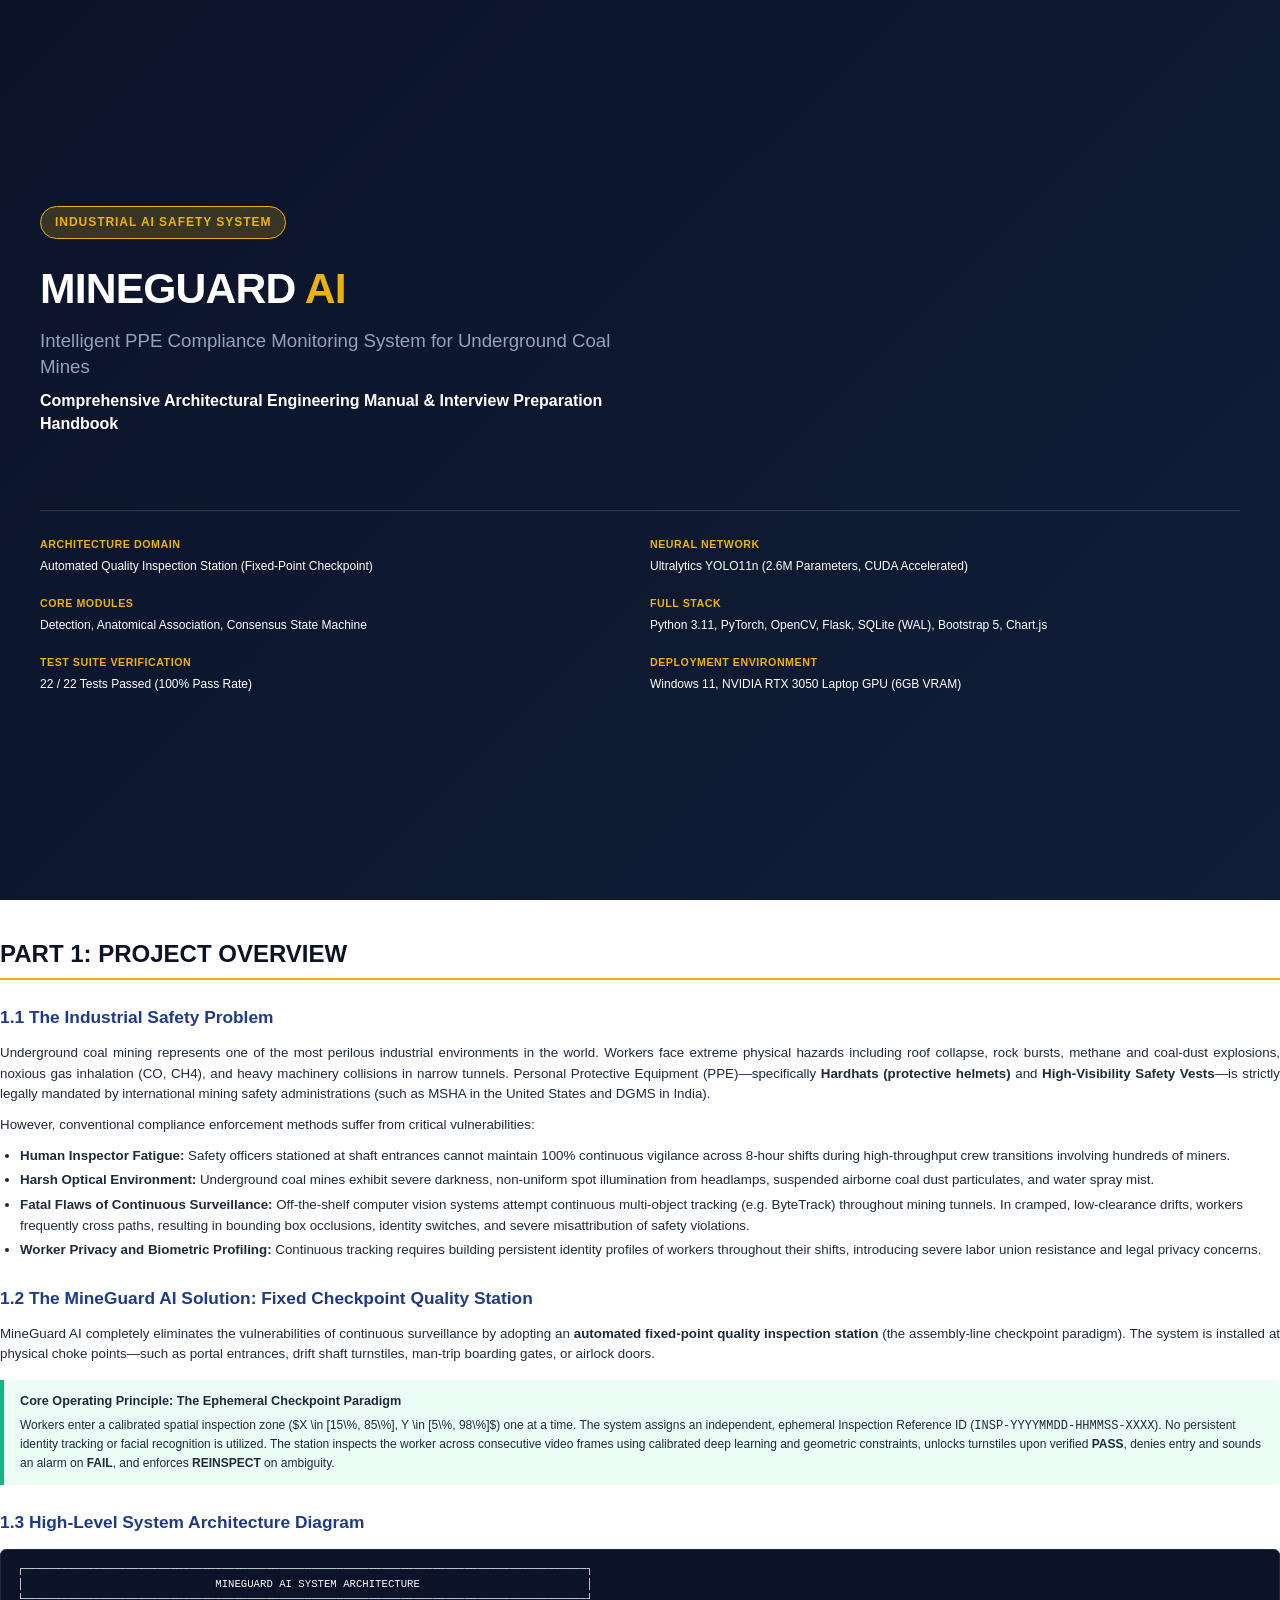
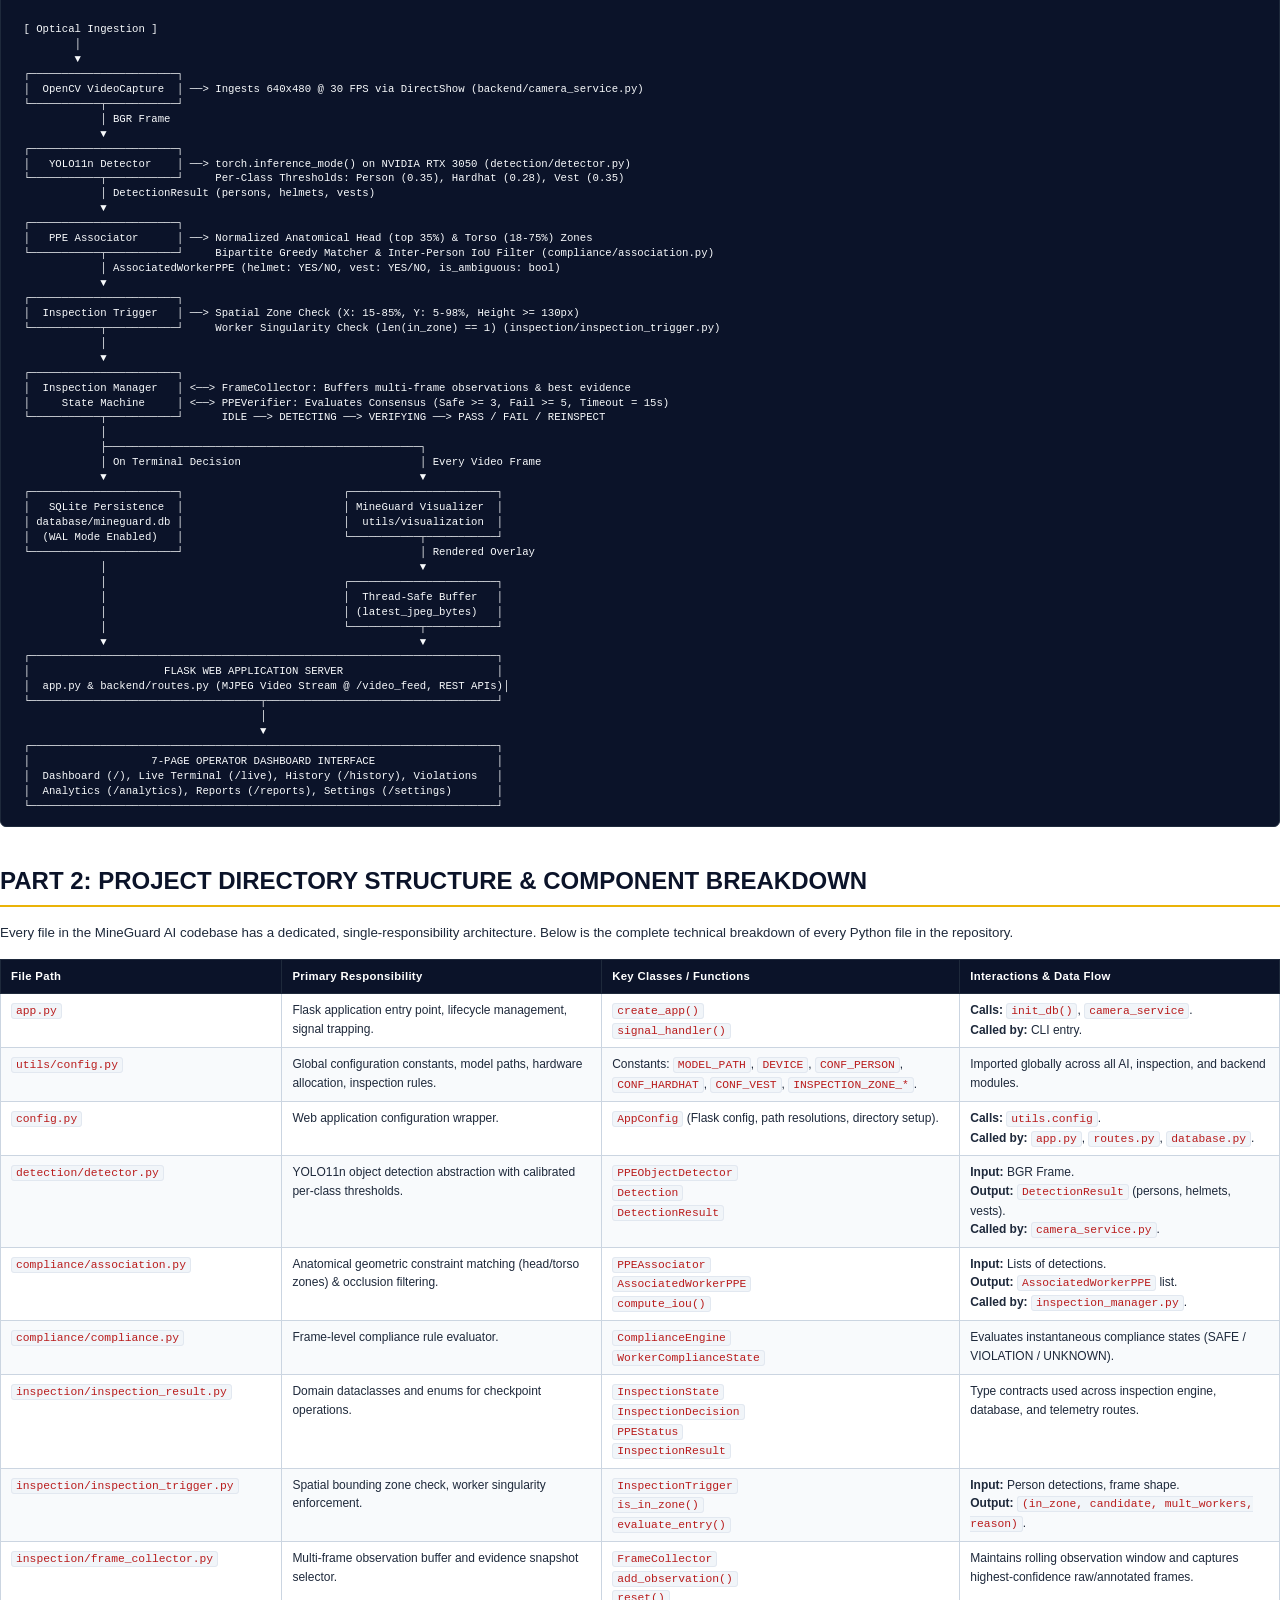
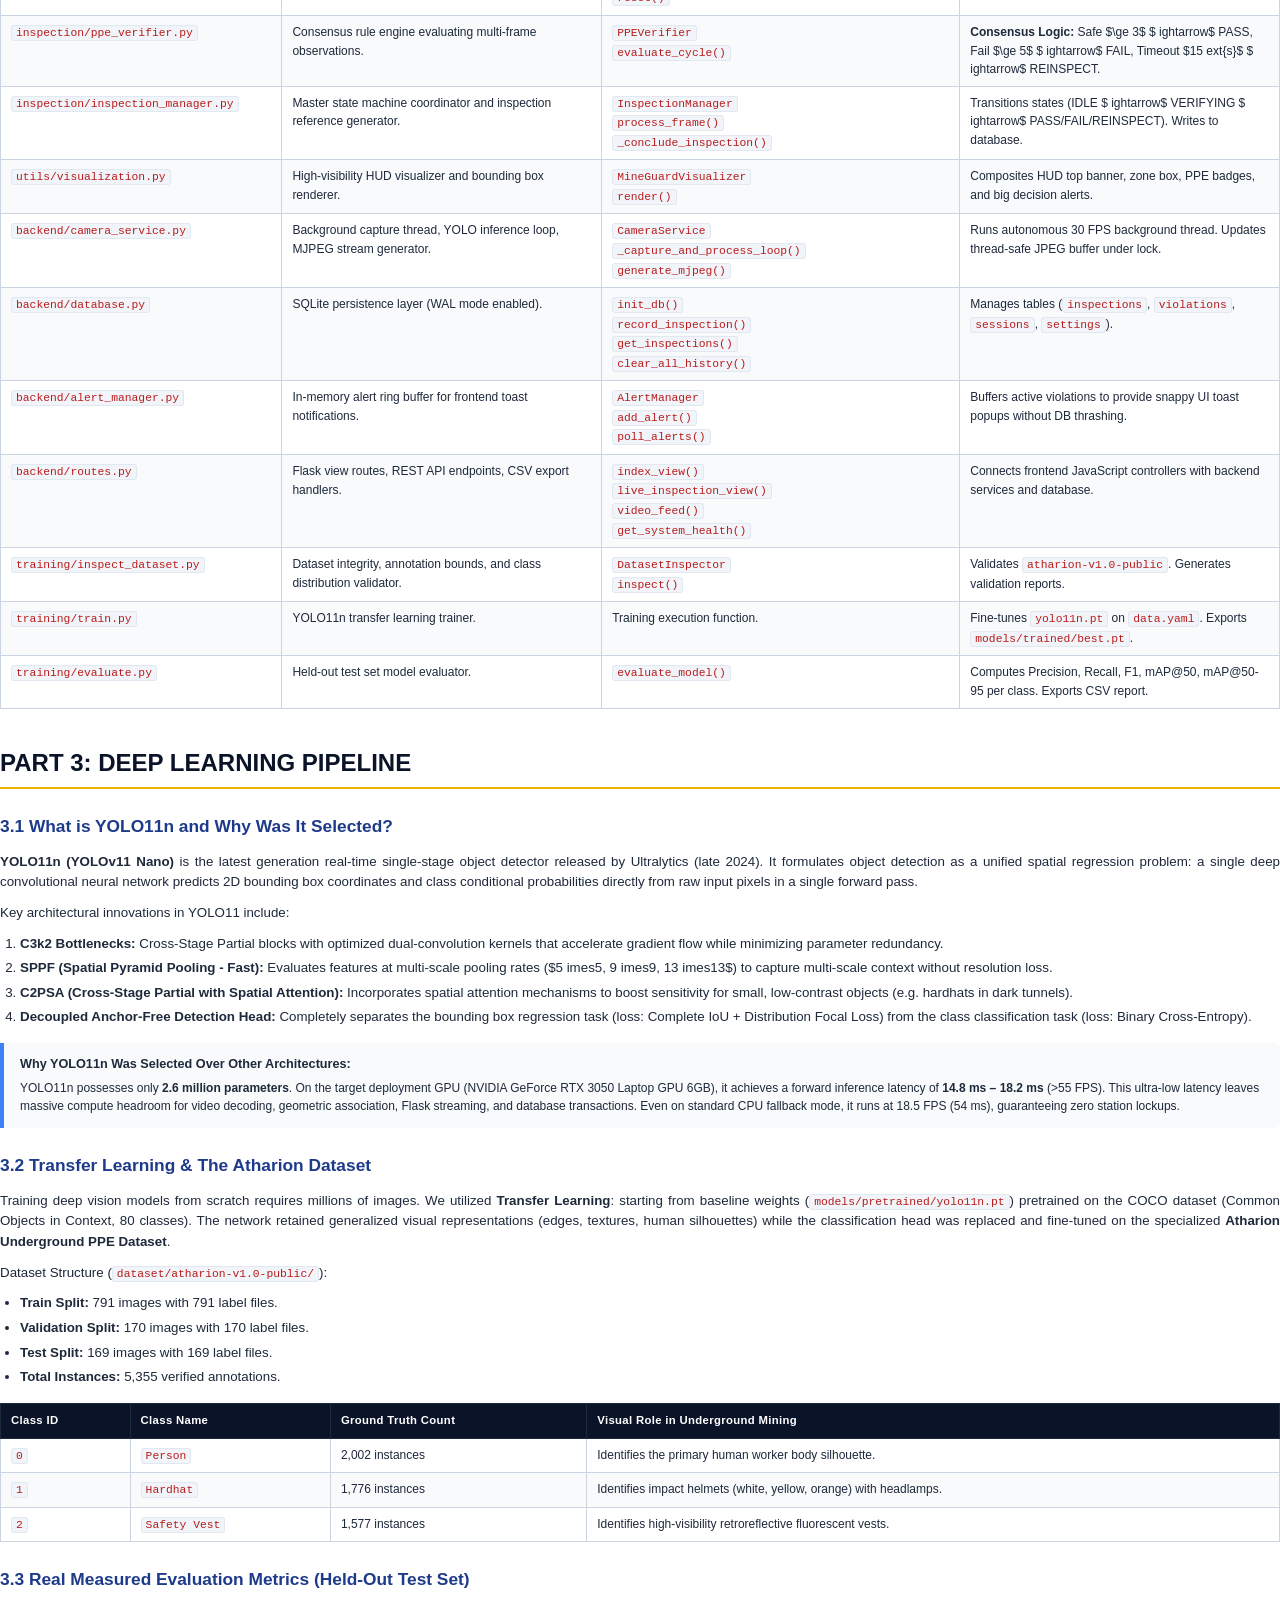
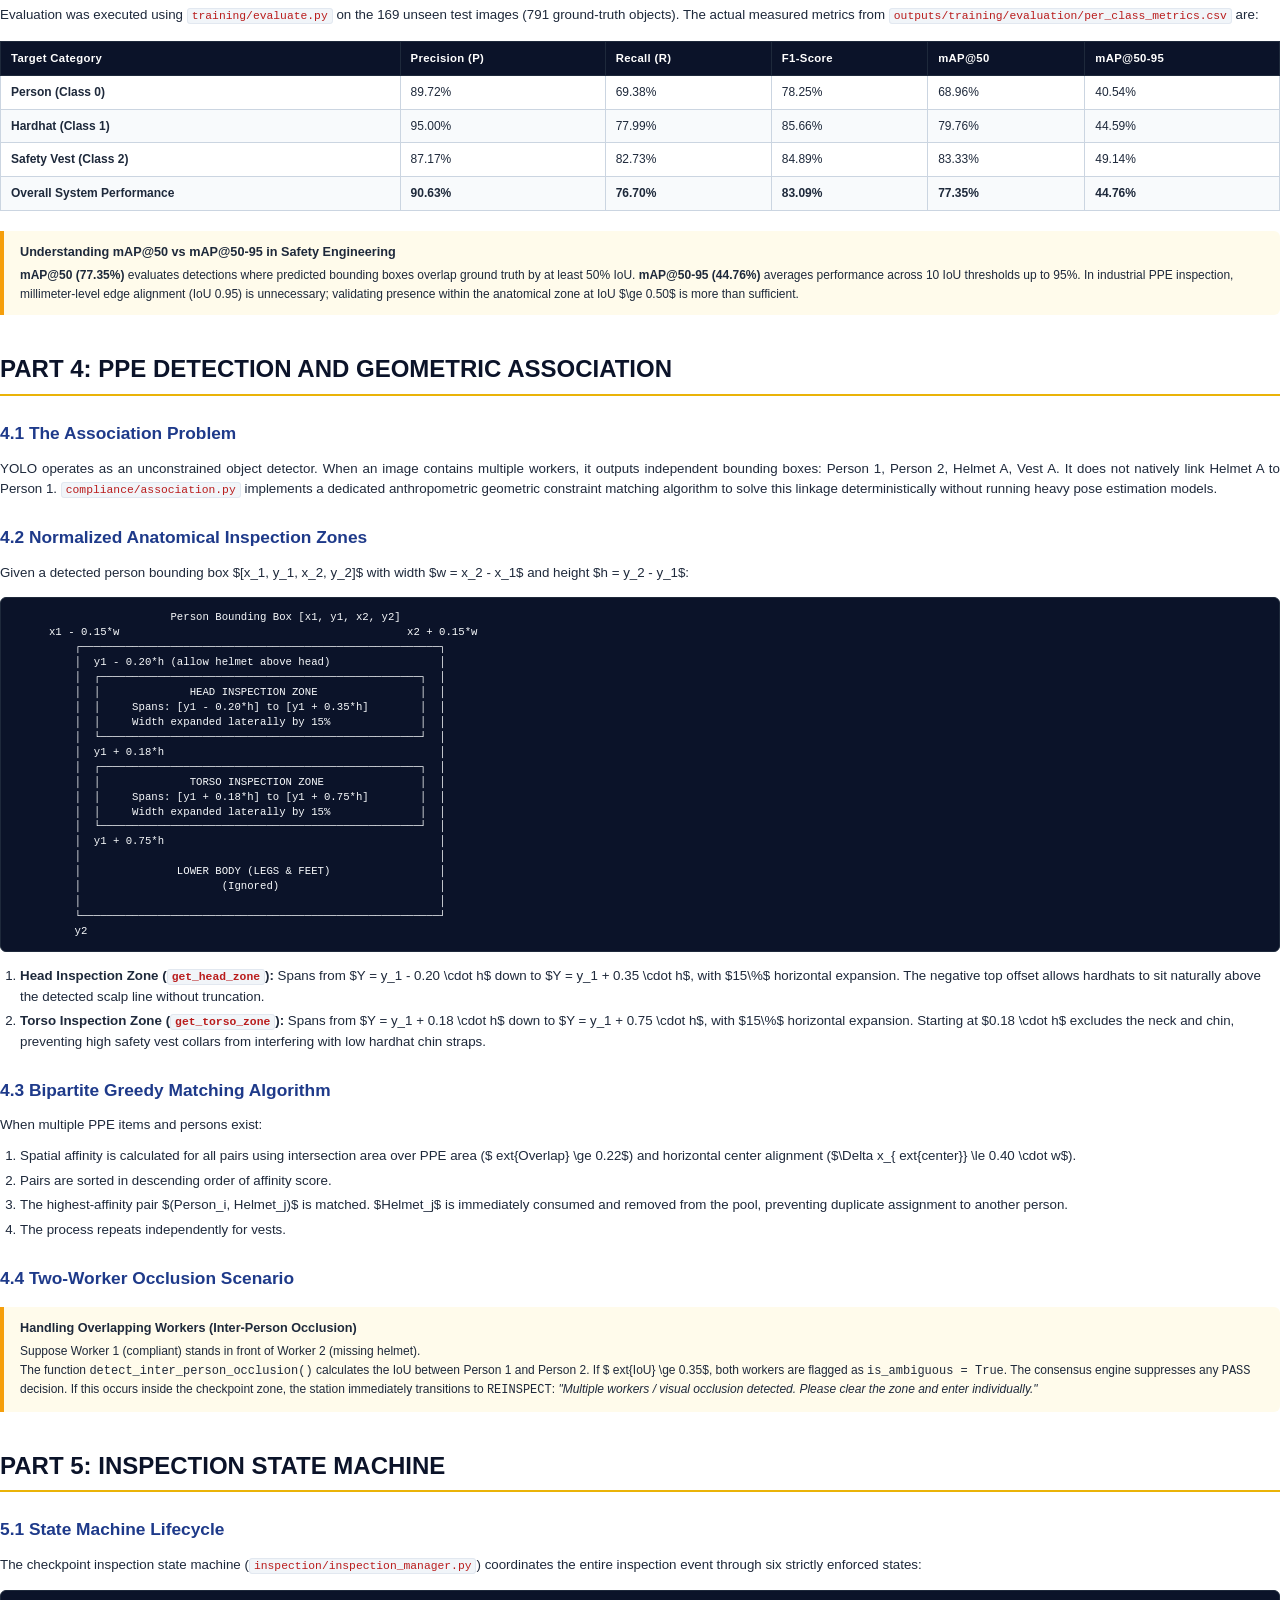
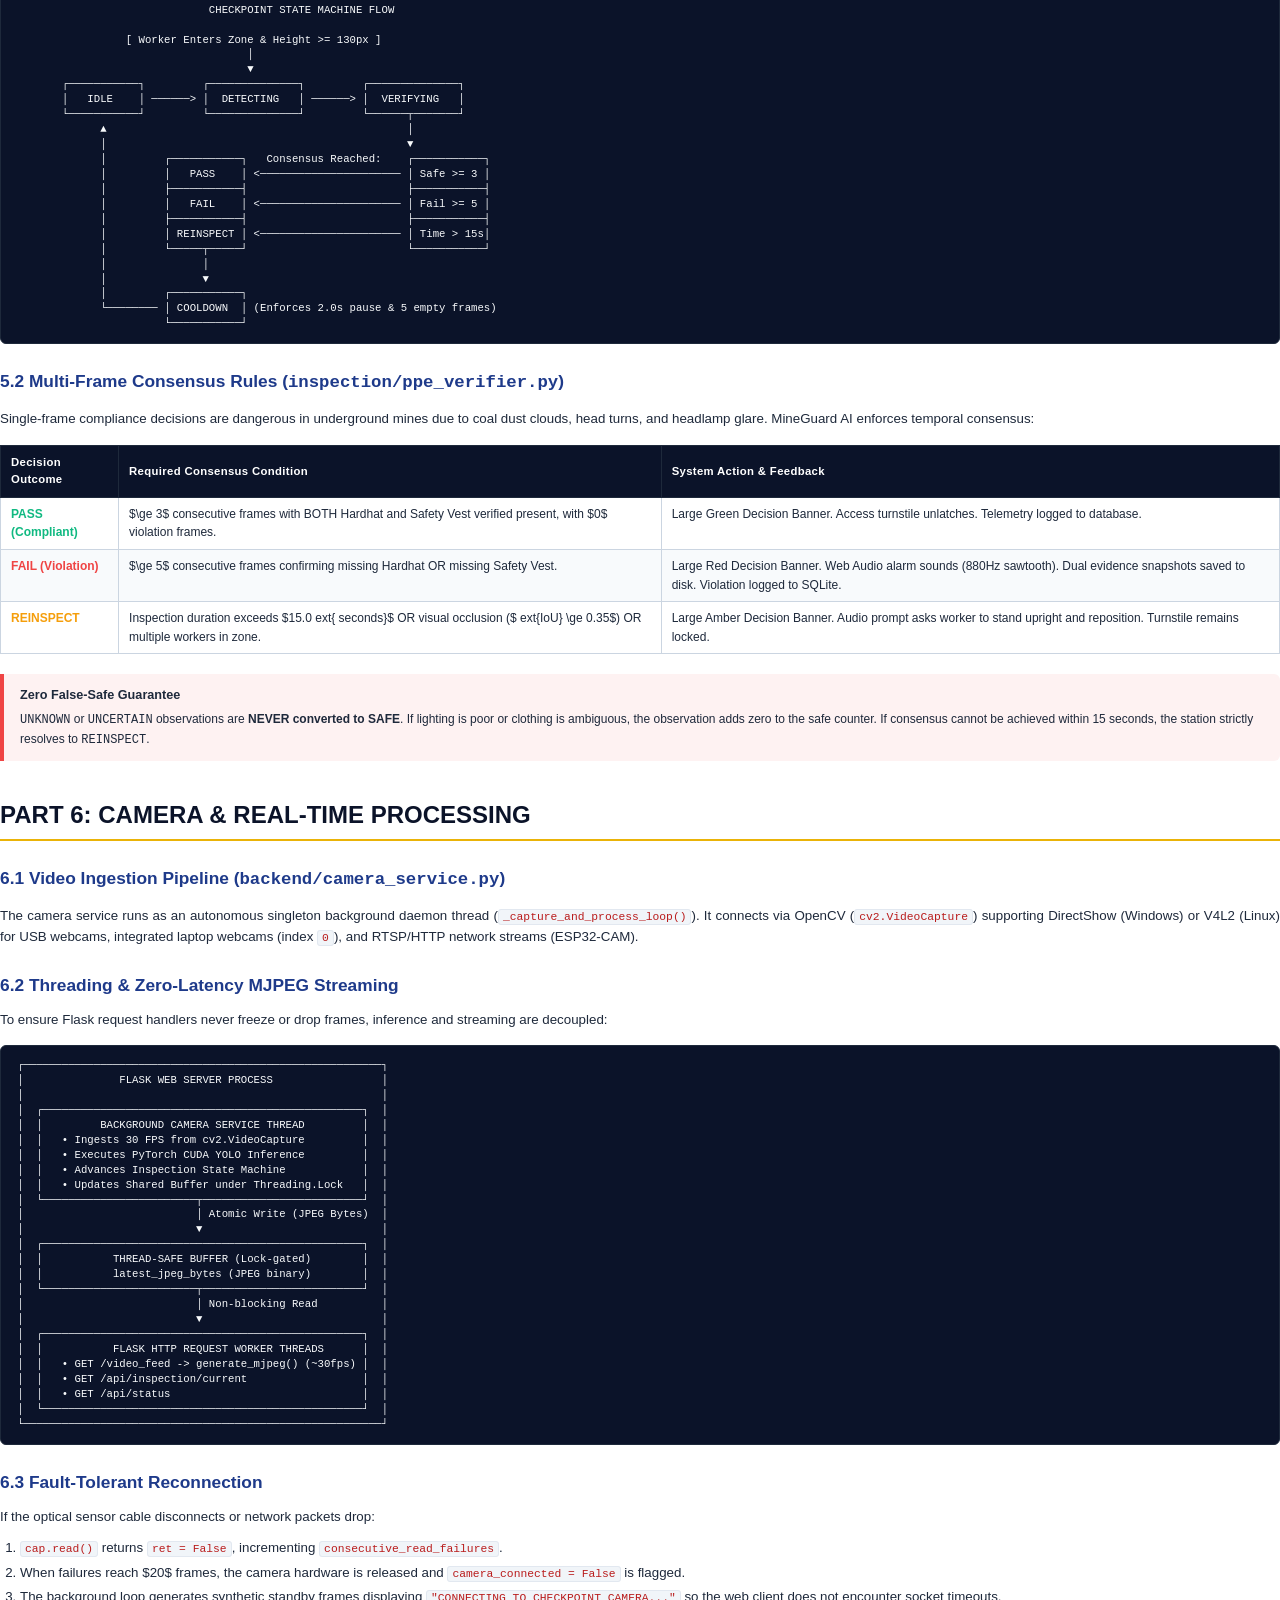
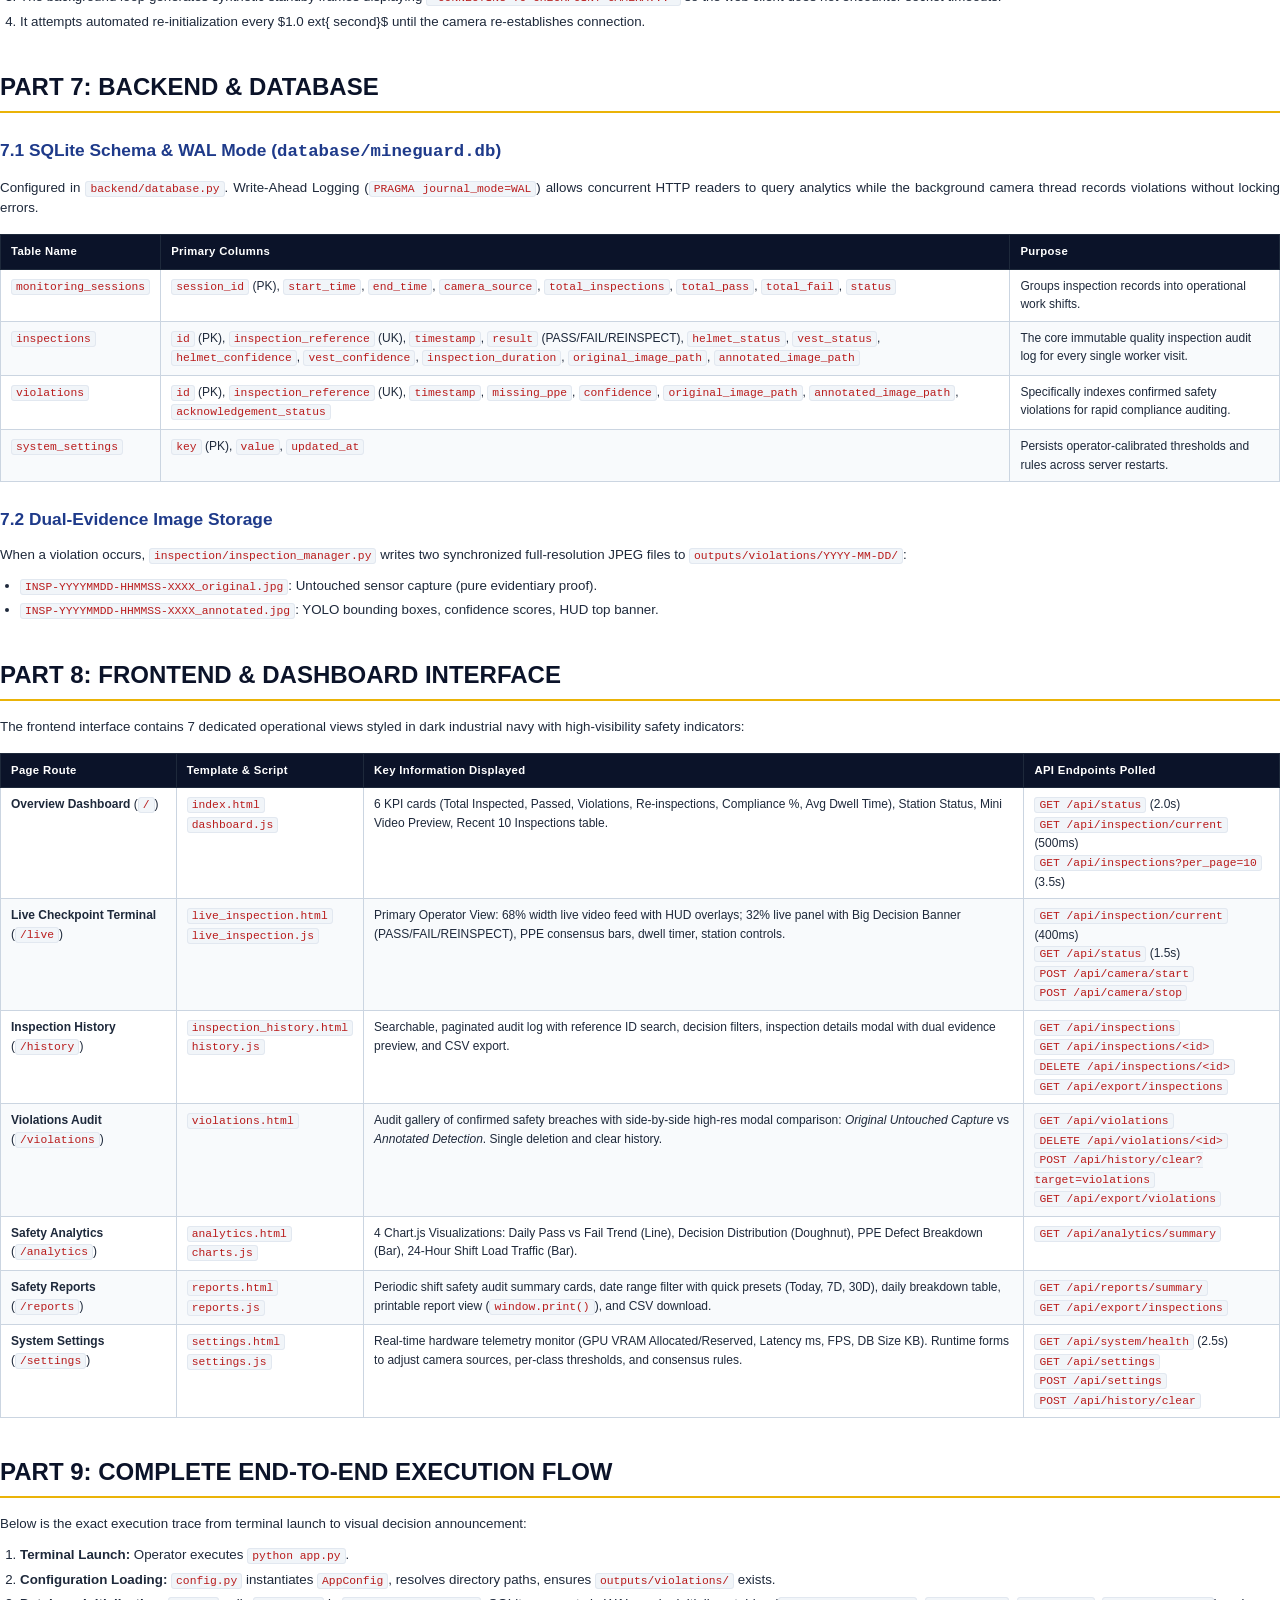
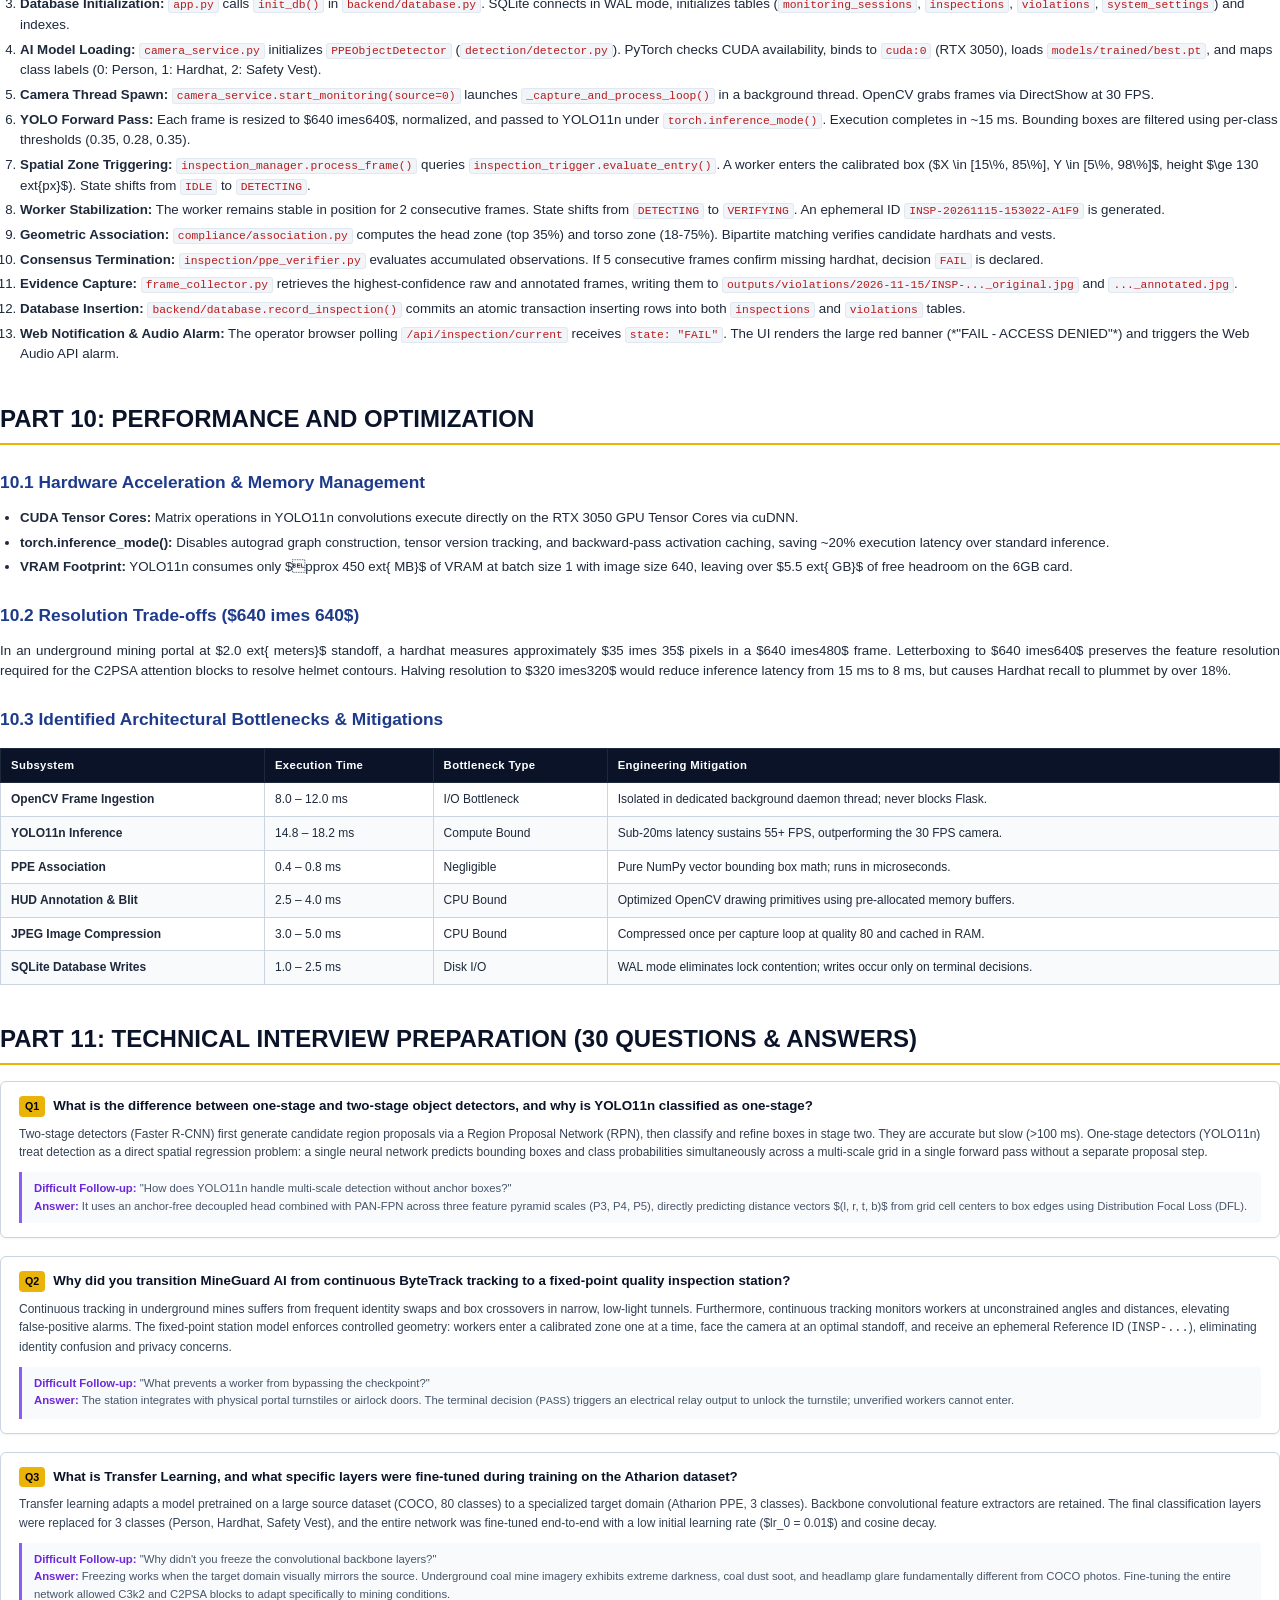
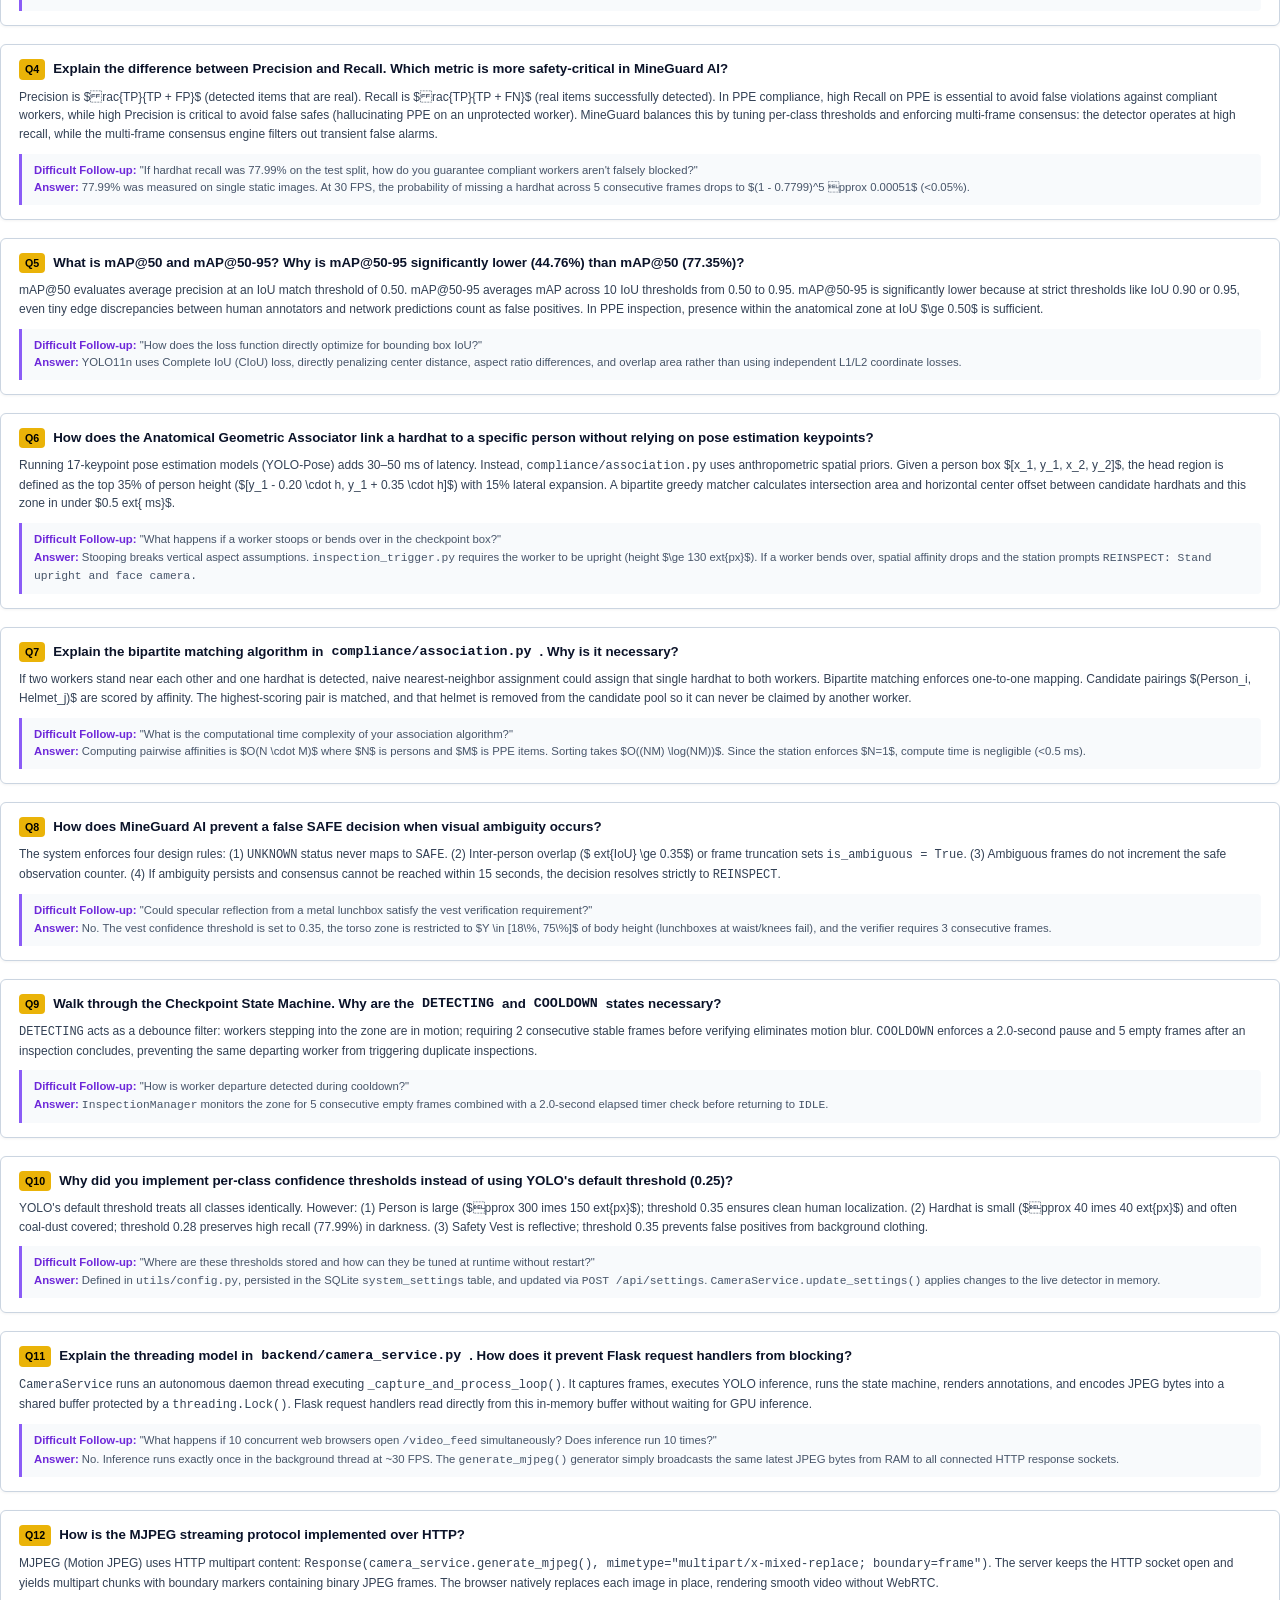
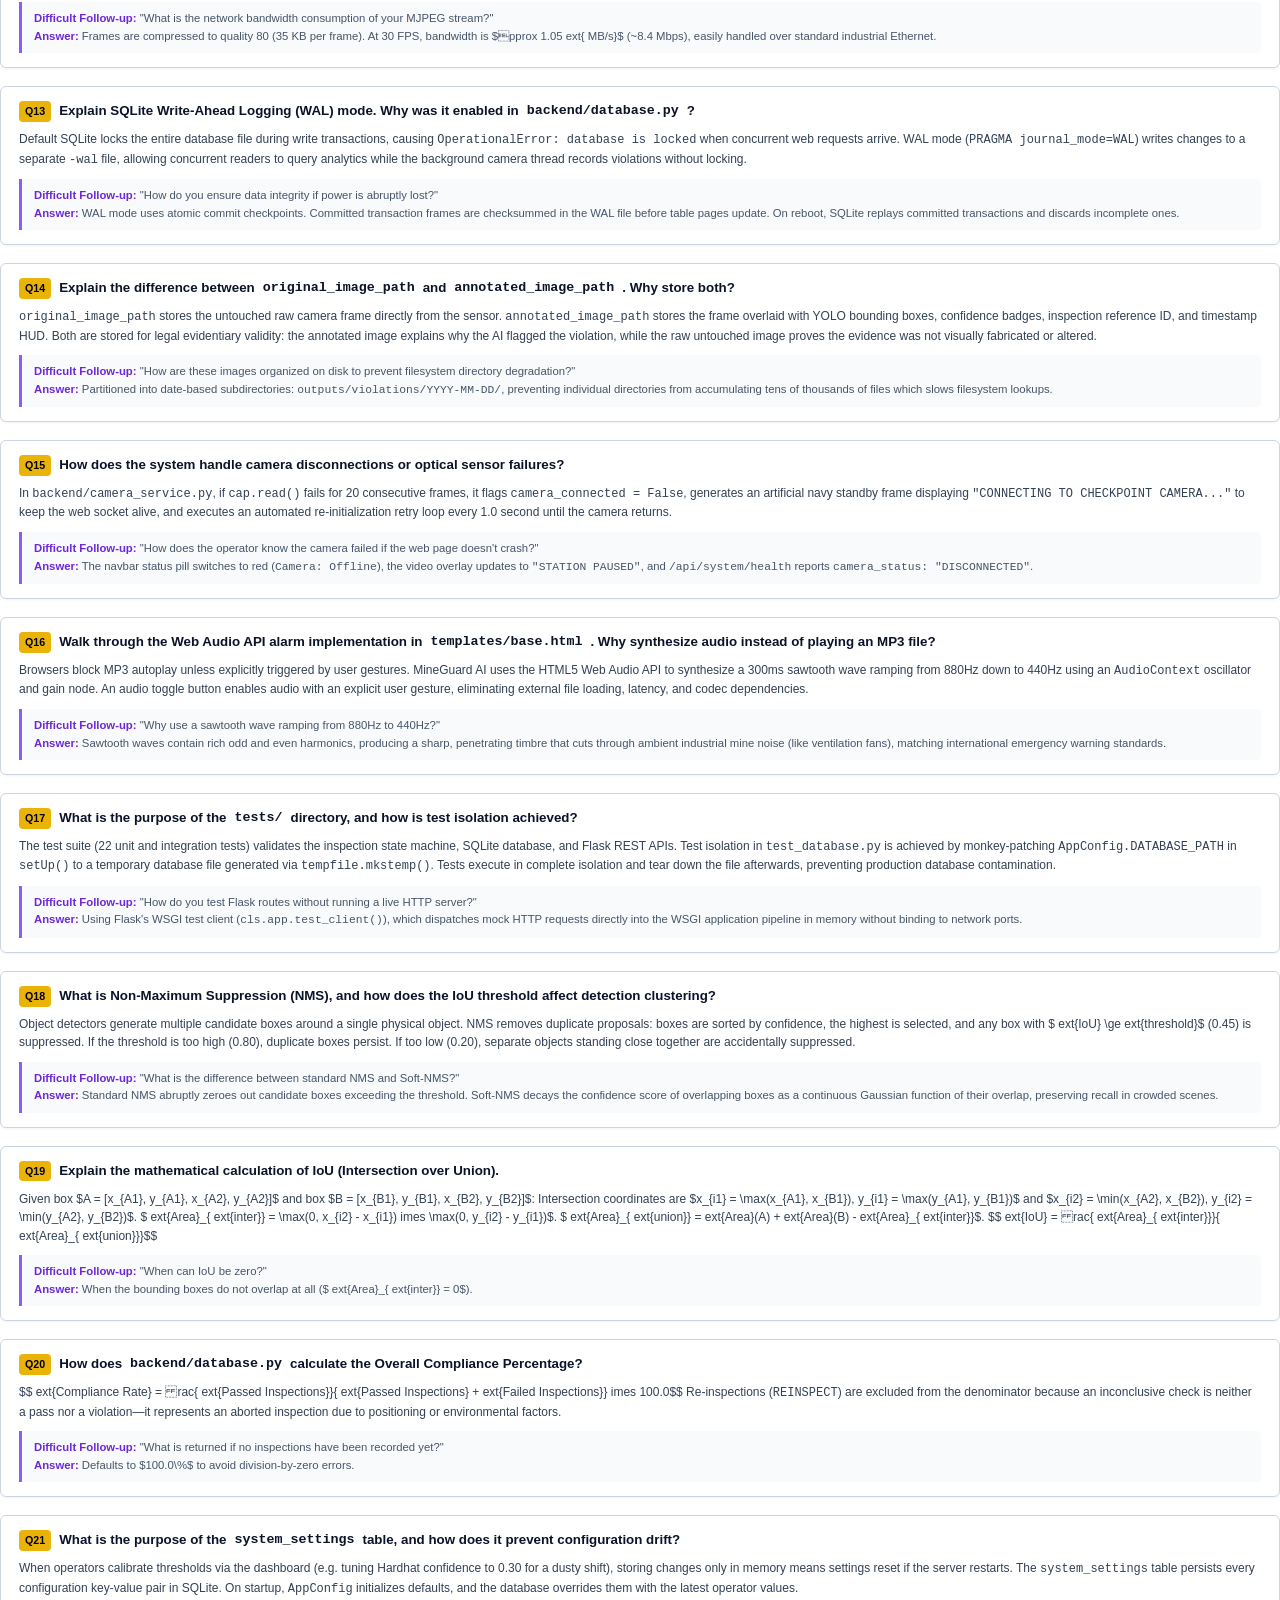
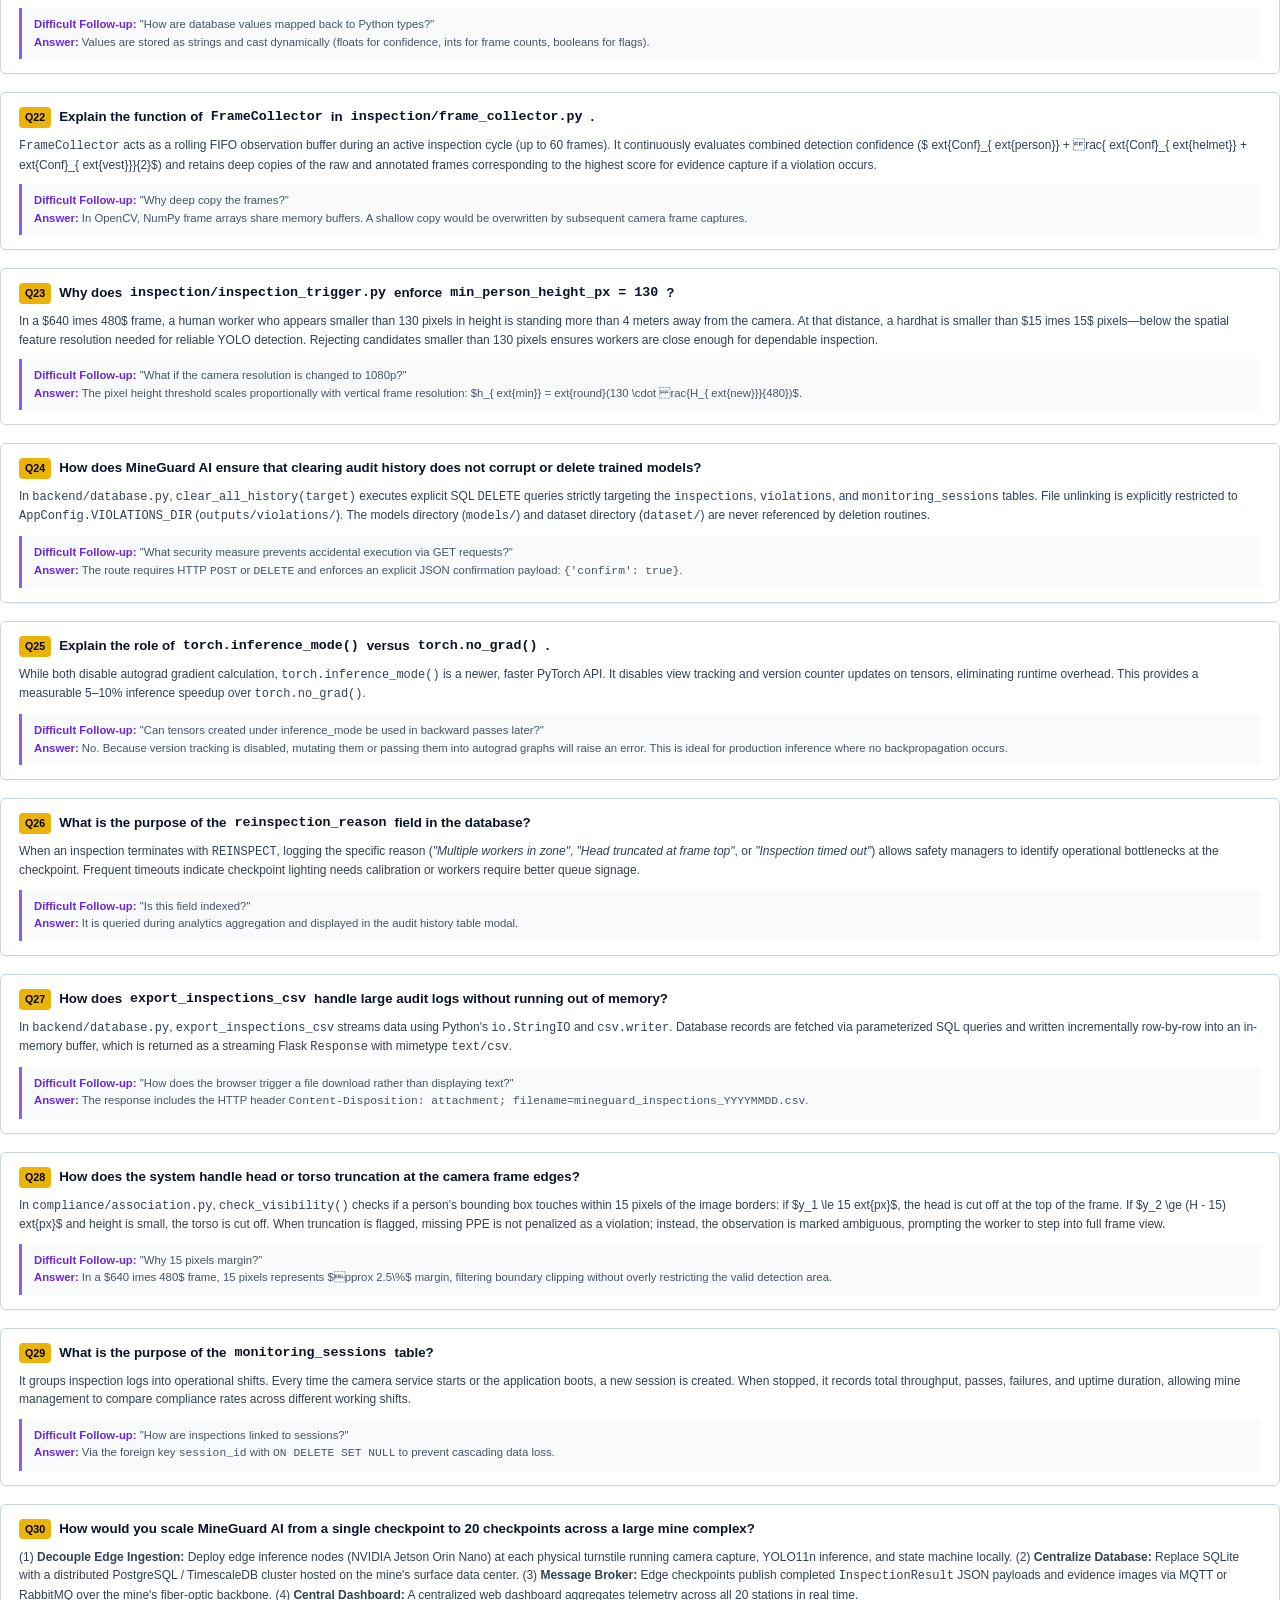
<file: outputs/reports/MineGuard_AI_Architecture_Handbook.html>
<!DOCTYPE html>
<html lang="en">
<head>
<meta charset="UTF-8">
<title>MineGuard AI - Complete System Architecture & Interview Handbook</title>
<style>
    @page {
        size: A4;
        margin: 20mm 15mm 20mm 15mm;
        @bottom-right {
            content: "Page " counter(page);
            font-size: 8pt;
            color: #64748b;
        }
    }

    body {
        font-family: -apple-system, BlinkMacSystemFont, "Segoe UI", Roboto, "Helvetica Neue", Arial, sans-serif;
        color: #1e293b;
        line-height: 1.55;
        font-size: 10pt;
        margin: 0;
        padding: 0;
    }

    /* Cover Page */
    .cover-page {
        height: 100vh;
        display: flex;
        flex-direction: column;
        justify-content: center;
        align-items: flex-start;
        padding: 40px;
        box-sizing: border-box;
        page-break-after: always;
        background: linear-gradient(135deg, #0b1329 0%, #111e38 100%);
        color: #ffffff;
    }
    .cover-badge {
        display: inline-block;
        background: rgba(234, 179, 8, 0.2);
        color: #eab308;
        border: 1px solid #eab308;
        padding: 6px 14px;
        border-radius: 20px;
        font-size: 9pt;
        font-weight: 700;
        letter-spacing: 0.08em;
        text-transform: uppercase;
        margin-bottom: 25px;
    }
    .cover-title {
        font-size: 32pt;
        font-weight: 900;
        letter-spacing: -0.02em;
        line-height: 1.15;
        margin: 0 0 15px 0;
        color: #ffffff;
    }
    .cover-title span {
        color: #eab308;
    }
    .cover-subtitle {
        font-size: 14pt;
        color: #94a3b8;
        margin-bottom: 35px;
        max-width: 600px;
        line-height: 1.4;
    }
    .cover-meta {
        margin-top: 40px;
        border-top: 1px solid rgba(255, 255, 255, 0.15);
        padding-top: 25px;
        width: 100%;
        display: grid;
        grid-template-columns: repeat(2, 1fr);
        gap: 20px;
        font-size: 9pt;
    }
    .cover-meta-item strong {
        color: #eab308;
        display: block;
        margin-bottom: 4px;
        text-transform: uppercase;
        letter-spacing: 0.05em;
        font-size: 8pt;
    }

    /* Headings */
    h1 {
        font-size: 18pt;
        font-weight: 800;
        color: #0b1329;
        border-bottom: 2.5px solid #eab308;
        padding-bottom: 6px;
        margin-top: 35px;
        margin-bottom: 16px;
        page-break-after: avoid;
    }
    h2 {
        font-size: 13pt;
        font-weight: 700;
        color: #1e3a8a;
        margin-top: 24px;
        margin-bottom: 12px;
        page-break-after: avoid;
    }
    h3 {
        font-size: 11pt;
        font-weight: 600;
        color: #0f172a;
        margin-top: 18px;
        margin-bottom: 8px;
        page-break-after: avoid;
    }

    p {
        margin: 0 0 10px 0;
        text-align: justify;
    }

    /* Tables */
    table {
        width: 100%;
        border-collapse: collapse;
        margin: 15px 0 20px 0;
        font-size: 9pt;
        page-break-inside: avoid;
    }
    th {
        background-color: #0b1329;
        color: #ffffff;
        font-weight: 600;
        text-align: left;
        padding: 8px 10px;
        border: 1px solid #1e293b;
        font-size: 8.5pt;
        letter-spacing: 0.03em;
    }
    td {
        padding: 7px 10px;
        border: 1px solid #cbd5e1;
        vertical-align: top;
    }
    tr:nth-child(even) td {
        background-color: #f8fafc;
    }

    /* Callouts & Alert Boxes */
    .callout {
        background-color: #f8fafc;
        border-left: 4px solid #3b82f6;
        padding: 12px 16px;
        margin: 15px 0;
        border-radius: 0 6px 6px 0;
        font-size: 9pt;
        page-break-inside: avoid;
    }
    .callout.danger {
        border-left-color: #ef4444;
        background-color: #fef2f2;
    }
    .callout.success {
        border-left-color: #10b981;
        background-color: #ecfdf5;
    }
    .callout.warning {
        border-left-color: #f59e0b;
        background-color: #fffbeb;
    }
    .callout-title {
        font-weight: 700;
        margin-bottom: 4px;
        font-size: 9.5pt;
    }

    /* Diagrams & ASCII Blocks */
    pre, code {
        font-family: "Consolas", "Courier New", monospace;
    }
    pre {
        background-color: #0b1329;
        color: #f8fafc;
        padding: 12px 16px;
        border-radius: 6px;
        font-size: 8pt;
        line-height: 1.4;
        overflow-x: auto;
        page-break-inside: avoid;
        margin: 14px 0;
        border: 1px solid #1e293b;
    }
    p code, td code, li code {
        background-color: #f1f5f9;
        color: #b91c1c;
        padding: 1px 4px;
        border-radius: 3px;
        font-size: 8.5pt;
        border: 1px solid #e2e8f0;
    }

    /* Q&A Cards */
    .qa-card {
        background-color: #ffffff;
        border: 1px solid #cbd5e1;
        border-radius: 6px;
        padding: 14px 18px;
        margin-bottom: 18px;
        page-break-inside: avoid;
        box-shadow: 0 1px 3px rgba(0,0,0,0.05);
    }
    .qa-question {
        font-weight: 700;
        color: #0b1329;
        font-size: 10pt;
        margin-bottom: 8px;
        display: flex;
        align-items: flex-start;
        gap: 8px;
    }
    .qa-num {
        background-color: #eab308;
        color: #000000;
        padding: 2px 6px;
        border-radius: 4px;
        font-size: 8pt;
        font-weight: 800;
        flex-shrink: 0;
    }
    .qa-answer {
        font-size: 9pt;
        color: #334155;
        margin-bottom: 10px;
    }
    .qa-followup {
        background-color: #f8fafc;
        border-left: 3px solid #8b5cf6;
        padding: 8px 12px;
        font-size: 8.5pt;
        color: #475569;
        border-radius: 0 4px 4px 0;
    }
    .qa-followup strong {
        color: #6d28d9;
    }

    .page-break {
        page-break-before: always;
    }

    ul, ol {
        margin: 0 0 12px 0;
        padding-left: 20px;
    }
    li {
        margin-bottom: 4px;
    }
</style>
</head>
<body>

<!-- COVER PAGE -->
<div class="cover-page">
    <div class="cover-badge">Industrial AI Safety System</div>
    <div class="cover-title">MINEGUARD <span>AI</span></div>
    <div class="cover-subtitle">
        Intelligent PPE Compliance Monitoring System for Underground Coal Mines<br/>
        <strong style="color: #ffffff; font-size: 12pt; display: block; margin-top: 10px;">Comprehensive Architectural Engineering Manual & Interview Preparation Handbook</strong>
    </div>

    <div class="cover-meta">
        <div class="cover-meta-item">
            <strong>Architecture Domain</strong>
            Automated Quality Inspection Station (Fixed-Point Checkpoint)
        </div>
        <div class="cover-meta-item">
            <strong>Neural Network</strong>
            Ultralytics YOLO11n (2.6M Parameters, CUDA Accelerated)
        </div>
        <div class="cover-meta-item">
            <strong>Core Modules</strong>
            Detection, Anatomical Association, Consensus State Machine
        </div>
        <div class="cover-meta-item">
            <strong>Full Stack</strong>
            Python 3.11, PyTorch, OpenCV, Flask, SQLite (WAL), Bootstrap 5, Chart.js
        </div>
        <div class="cover-meta-item">
            <strong>Test Suite Verification</strong>
            22 / 22 Tests Passed (100% Pass Rate)
        </div>
        <div class="cover-meta-item">
            <strong>Deployment Environment</strong>
            Windows 11, NVIDIA RTX 3050 Laptop GPU (6GB VRAM)
        </div>
    </div>
</div>

<!-- ========================================================================= -->
<!-- PART 1: PROJECT OVERVIEW -->
<!-- ========================================================================= -->
<h1>PART 1: PROJECT OVERVIEW</h1>

<h2>1.1 The Industrial Safety Problem</h2>
<p>
    Underground coal mining represents one of the most perilous industrial environments in the world. Workers face extreme physical hazards including roof collapse, rock bursts, methane and coal-dust explosions, noxious gas inhalation (CO, CH4), and heavy machinery collisions in narrow tunnels. Personal Protective Equipment (PPE)—specifically <strong>Hardhats (protective helmets)</strong> and <strong>High-Visibility Safety Vests</strong>—is strictly legally mandated by international mining safety administrations (such as MSHA in the United States and DGMS in India).
</p>
<p>
    However, conventional compliance enforcement methods suffer from critical vulnerabilities:
</p>
<ul>
    <li><strong>Human Inspector Fatigue:</strong> Safety officers stationed at shaft entrances cannot maintain 100% continuous vigilance across 8-hour shifts during high-throughput crew transitions involving hundreds of miners.</li>
    <li><strong>Harsh Optical Environment:</strong> Underground coal mines exhibit severe darkness, non-uniform spot illumination from headlamps, suspended airborne coal dust particulates, and water spray mist.</li>
    <li><strong>Fatal Flaws of Continuous Surveillance:</strong> Off-the-shelf computer vision systems attempt continuous multi-object tracking (e.g. ByteTrack) throughout mining tunnels. In cramped, low-clearance drifts, workers frequently cross paths, resulting in bounding box occlusions, identity switches, and severe misattribution of safety violations.</li>
    <li><strong>Worker Privacy and Biometric Profiling:</strong> Continuous tracking requires building persistent identity profiles of workers throughout their shifts, introducing severe labor union resistance and legal privacy concerns.</li>
</ul>

<h2>1.2 The MineGuard AI Solution: Fixed Checkpoint Quality Station</h2>
<p>
    MineGuard AI completely eliminates the vulnerabilities of continuous surveillance by adopting an <strong>automated fixed-point quality inspection station</strong> (the assembly-line checkpoint paradigm). The system is installed at physical choke points—such as portal entrances, drift shaft turnstiles, man-trip boarding gates, or airlock doors.
</p>
<div class="callout success">
    <div class="callout-title">Core Operating Principle: The Ephemeral Checkpoint Paradigm</div>
    Workers enter a calibrated spatial inspection zone ($X \in [15\%, 85\%], Y \in [5\%, 98\%]$) one at a time. The system assigns an independent, ephemeral Inspection Reference ID (<code>INSP-YYYYMMDD-HHMMSS-XXXX</code>). No persistent identity tracking or facial recognition is utilized. The station inspects the worker across consecutive video frames using calibrated deep learning and geometric constraints, unlocks turnstiles upon verified <strong>PASS</strong>, denies entry and sounds an alarm on <strong>FAIL</strong>, and enforces <strong>REINSPECT</strong> on ambiguity.
</div>

<h2>1.3 High-Level System Architecture Diagram</h2>
<pre>
┌────────────────────────────────────────────────────────────────────────────────────────┐
│                              MINEGUARD AI SYSTEM ARCHITECTURE                          │
└────────────────────────────────────────────────────────────────────────────────────────┘

 [ Optical Ingestion ]
         │
         ▼
 ┌───────────────────────┐
 │  OpenCV VideoCapture  │ ──> Ingests 640x480 @ 30 FPS via DirectShow (backend/camera_service.py)
 └───────────┬───────────┘
             │ BGR Frame
             ▼
 ┌───────────────────────┐
 │   YOLO11n Detector    │ ──> torch.inference_mode() on NVIDIA RTX 3050 (detection/detector.py)
 └───────────┬───────────┘     Per-Class Thresholds: Person (0.35), Hardhat (0.28), Vest (0.35)
             │ DetectionResult (persons, helmets, vests)
             ▼
 ┌───────────────────────┐
 │   PPE Associator      │ ──> Normalized Anatomical Head (top 35%) & Torso (18-75%) Zones
 └───────────┬───────────┘     Bipartite Greedy Matcher & Inter-Person IoU Filter (compliance/association.py)
             │ AssociatedWorkerPPE (helmet: YES/NO, vest: YES/NO, is_ambiguous: bool)
             ▼
 ┌───────────────────────┐
 │  Inspection Trigger   │ ──> Spatial Zone Check (X: 15-85%, Y: 5-98%, Height >= 130px)
 └───────────┬───────────┘     Worker Singularity Check (len(in_zone) == 1) (inspection/inspection_trigger.py)
             │
             ▼
 ┌───────────────────────┐
 │  Inspection Manager   │ <──> FrameCollector: Buffers multi-frame observations & best evidence
 │     State Machine     │ <──> PPEVerifier: Evaluates Consensus (Safe >= 3, Fail >= 5, Timeout = 15s)
 └───────────┬───────────┘      IDLE ──> DETECTING ──> VERIFYING ──> PASS / FAIL / REINSPECT
             │
             ├─────────────────────────────────────────────────┐
             │ On Terminal Decision                            │ Every Video Frame
             ▼                                                 ▼
 ┌───────────────────────┐                         ┌───────────────────────┐
 │   SQLite Persistence  │                         │ MineGuard Visualizer  │
 │ database/mineguard.db │                         │  utils/visualization  │
 │  (WAL Mode Enabled)   │                         └───────────┬───────────┘
 └───────────────────────┘                                     │ Rendered Overlay
             │                                                 ▼
             │                                     ┌───────────────────────┐
             │                                     │  Thread-Safe Buffer   │
             │                                     │ (latest_jpeg_bytes)   │
             │                                     └───────────┬───────────┘
             ▼                                                 ▼
 ┌─────────────────────────────────────────────────────────────────────────┐
 │                     FLASK WEB APPLICATION SERVER                        │
 │  app.py & backend/routes.py (MJPEG Video Stream @ /video_feed, REST APIs)│
 └────────────────────────────────────┬────────────────────────────────────┘
                                      │
                                      ▼
 ┌─────────────────────────────────────────────────────────────────────────┐
 │                   7-PAGE OPERATOR DASHBOARD INTERFACE                   │
 │  Dashboard (/), Live Terminal (/live), History (/history), Violations   │
 │  Analytics (/analytics), Reports (/reports), Settings (/settings)       │
 └─────────────────────────────────────────────────────────────────────────┘
</pre>

<!-- ========================================================================= -->
<!-- PART 2: PROJECT DIRECTORY STRUCTURE -->
<!-- ========================================================================= -->
<div class="page-break"></div>
<h1>PART 2: PROJECT DIRECTORY STRUCTURE & COMPONENT BREAKDOWN</h1>

<p>Every file in the MineGuard AI codebase has a dedicated, single-responsibility architecture. Below is the complete technical breakdown of every Python file in the repository.</p>

<table>
    <thead>
        <tr>
            <th style="width: 22%;">File Path</th>
            <th style="width: 25%;">Primary Responsibility</th>
            <th style="width: 28%;">Key Classes / Functions</th>
            <th style="width: 25%;">Interactions & Data Flow</th>
        </tr>
    </thead>
    <tbody>
        <tr>
            <td><code>app.py</code></td>
            <td>Flask application entry point, lifecycle management, signal trapping.</td>
            <td><code>create_app()</code><br/><code>signal_handler()</code></td>
            <td><strong>Calls:</strong> <code>init_db()</code>, <code>camera_service</code>.<br/><strong>Called by:</strong> CLI entry.</td>
        </tr>
        <tr>
            <td><code>utils/config.py</code></td>
            <td>Global configuration constants, model paths, hardware allocation, inspection rules.</td>
            <td>Constants: <code>MODEL_PATH</code>, <code>DEVICE</code>, <code>CONF_PERSON</code>, <code>CONF_HARDHAT</code>, <code>CONF_VEST</code>, <code>INSPECTION_ZONE_*</code>.</td>
            <td>Imported globally across all AI, inspection, and backend modules.</td>
        </tr>
        <tr>
            <td><code>config.py</code></td>
            <td>Web application configuration wrapper.</td>
            <td><code>AppConfig</code> (Flask config, path resolutions, directory setup).</td>
            <td><strong>Calls:</strong> <code>utils.config</code>.<br/><strong>Called by:</strong> <code>app.py</code>, <code>routes.py</code>, <code>database.py</code>.</td>
        </tr>
        <tr>
            <td><code>detection/detector.py</code></td>
            <td>YOLO11n object detection abstraction with calibrated per-class thresholds.</td>
            <td><code>PPEObjectDetector</code><br/><code>Detection</code><br/><code>DetectionResult</code></td>
            <td><strong>Input:</strong> BGR Frame.<br/><strong>Output:</strong> <code>DetectionResult</code> (persons, helmets, vests).<br/><strong>Called by:</strong> <code>camera_service.py</code>.</td>
        </tr>
        <tr>
            <td><code>compliance/association.py</code></td>
            <td>Anatomical geometric constraint matching (head/torso zones) & occlusion filtering.</td>
            <td><code>PPEAssociator</code><br/><code>AssociatedWorkerPPE</code><br/><code>compute_iou()</code></td>
            <td><strong>Input:</strong> Lists of detections.<br/><strong>Output:</strong> <code>AssociatedWorkerPPE</code> list.<br/><strong>Called by:</strong> <code>inspection_manager.py</code>.</td>
        </tr>
        <tr>
            <td><code>compliance/compliance.py</code></td>
            <td>Frame-level compliance rule evaluator.</td>
            <td><code>ComplianceEngine</code><br/><code>WorkerComplianceState</code></td>
            <td>Evaluates instantaneous compliance states (SAFE / VIOLATION / UNKNOWN).</td>
        </tr>
        <tr>
            <td><code>inspection/inspection_result.py</code></td>
            <td>Domain dataclasses and enums for checkpoint operations.</td>
            <td><code>InspectionState</code><br/><code>InspectionDecision</code><br/><code>PPEStatus</code><br/><code>InspectionResult</code></td>
            <td>Type contracts used across inspection engine, database, and telemetry routes.</td>
        </tr>
        <tr>
            <td><code>inspection/inspection_trigger.py</code></td>
            <td>Spatial bounding zone check, worker singularity enforcement.</td>
            <td><code>InspectionTrigger</code><br/><code>is_in_zone()</code><br/><code>evaluate_entry()</code></td>
            <td><strong>Input:</strong> Person detections, frame shape.<br/><strong>Output:</strong> <code>(in_zone, candidate, mult_workers, reason)</code>.</td>
        </tr>
        <tr>
            <td><code>inspection/frame_collector.py</code></td>
            <td>Multi-frame observation buffer and evidence snapshot selector.</td>
            <td><code>FrameCollector</code><br/><code>add_observation()</code><br/><code>reset()</code></td>
            <td>Maintains rolling observation window and captures highest-confidence raw/annotated frames.</td>
        </tr>
        <tr>
            <td><code>inspection/ppe_verifier.py</code></td>
            <td>Consensus rule engine evaluating multi-frame observations.</td>
            <td><code>PPEVerifier</code><br/><code>evaluate_cycle()</code></td>
            <td><strong>Consensus Logic:</strong> Safe $\ge 3$ $ightarrow$ PASS, Fail $\ge 5$ $ightarrow$ FAIL, Timeout $15	ext{s}$ $ightarrow$ REINSPECT.</td>
        </tr>
        <tr>
            <td><code>inspection/inspection_manager.py</code></td>
            <td>Master state machine coordinator and inspection reference generator.</td>
            <td><code>InspectionManager</code><br/><code>process_frame()</code><br/><code>_conclude_inspection()</code></td>
            <td>Transitions states (IDLE $ightarrow$ VERIFYING $ightarrow$ PASS/FAIL/REINSPECT). Writes to database.</td>
        </tr>
        <tr>
            <td><code>utils/visualization.py</code></td>
            <td>High-visibility HUD visualizer and bounding box renderer.</td>
            <td><code>MineGuardVisualizer</code><br/><code>render()</code></td>
            <td>Composites HUD top banner, zone box, PPE badges, and big decision alerts.</td>
        </tr>
        <tr>
            <td><code>backend/camera_service.py</code></td>
            <td>Background capture thread, YOLO inference loop, MJPEG stream generator.</td>
            <td><code>CameraService</code><br/><code>_capture_and_process_loop()</code><br/><code>generate_mjpeg()</code></td>
            <td>Runs autonomous 30 FPS background thread. Updates thread-safe JPEG buffer under lock.</td>
        </tr>
        <tr>
            <td><code>backend/database.py</code></td>
            <td>SQLite persistence layer (WAL mode enabled).</td>
            <td><code>init_db()</code><br/><code>record_inspection()</code><br/><code>get_inspections()</code><br/><code>clear_all_history()</code></td>
            <td>Manages tables (<code>inspections</code>, <code>violations</code>, <code>sessions</code>, <code>settings</code>).</td>
        </tr>
        <tr>
            <td><code>backend/alert_manager.py</code></td>
            <td>In-memory alert ring buffer for frontend toast notifications.</td>
            <td><code>AlertManager</code><br/><code>add_alert()</code><br/><code>poll_alerts()</code></td>
            <td>Buffers active violations to provide snappy UI toast popups without DB thrashing.</td>
        </tr>
        <tr>
            <td><code>backend/routes.py</code></td>
            <td>Flask view routes, REST API endpoints, CSV export handlers.</td>
            <td><code>index_view()</code><br/><code>live_inspection_view()</code><br/><code>video_feed()</code><br/><code>get_system_health()</code></td>
            <td>Connects frontend JavaScript controllers with backend services and database.</td>
        </tr>
        <tr>
            <td><code>training/inspect_dataset.py</code></td>
            <td>Dataset integrity, annotation bounds, and class distribution validator.</td>
            <td><code>DatasetInspector</code><br/><code>inspect()</code></td>
            <td>Validates <code>atharion-v1.0-public</code>. Generates validation reports.</td>
        </tr>
        <tr>
            <td><code>training/train.py</code></td>
            <td>YOLO11n transfer learning trainer.</td>
            <td>Training execution function.</td>
            <td>Fine-tunes <code>yolo11n.pt</code> on <code>data.yaml</code>. Exports <code>models/trained/best.pt</code>.</td>
        </tr>
        <tr>
            <td><code>training/evaluate.py</code></td>
            <td>Held-out test set model evaluator.</td>
            <td><code>evaluate_model()</code></td>
            <td>Computes Precision, Recall, F1, mAP@50, mAP@50-95 per class. Exports CSV report.</td>
        </tr>
    </tbody>
</table>

<!-- ========================================================================= -->
<!-- PART 3: DEEP LEARNING PIPELINE -->
<!-- ========================================================================= -->
<div class="page-break"></div>
<h1>PART 3: DEEP LEARNING PIPELINE</h1>

<h2>3.1 What is YOLO11n and Why Was It Selected?</h2>
<p>
    <strong>YOLO11n (YOLOv11 Nano)</strong> is the latest generation real-time single-stage object detector released by Ultralytics (late 2024). It formulates object detection as a unified spatial regression problem: a single deep convolutional neural network predicts 2D bounding box coordinates and class conditional probabilities directly from raw input pixels in a single forward pass.
</p>
<p>Key architectural innovations in YOLO11 include:</p>
<ol>
    <li><strong>C3k2 Bottlenecks:</strong> Cross-Stage Partial blocks with optimized dual-convolution kernels that accelerate gradient flow while minimizing parameter redundancy.</li>
    <li><strong>SPPF (Spatial Pyramid Pooling - Fast):</strong> Evaluates features at multi-scale pooling rates ($5	imes5, 9	imes9, 13	imes13$) to capture multi-scale context without resolution loss.</li>
    <li><strong>C2PSA (Cross-Stage Partial with Spatial Attention):</strong> Incorporates spatial attention mechanisms to boost sensitivity for small, low-contrast objects (e.g. hardhats in dark tunnels).</li>
    <li><strong>Decoupled Anchor-Free Detection Head:</strong> Completely separates the bounding box regression task (loss: Complete IoU + Distribution Focal Loss) from the class classification task (loss: Binary Cross-Entropy).</li>
</ol>
<div class="callout">
    <div class="callout-title">Why YOLO11n Was Selected Over Other Architectures:</div>
    YOLO11n possesses only <strong>2.6 million parameters</strong>. On the target deployment GPU (NVIDIA GeForce RTX 3050 Laptop GPU 6GB), it achieves a forward inference latency of <strong>14.8 ms – 18.2 ms</strong> (>55 FPS). This ultra-low latency leaves massive compute headroom for video decoding, geometric association, Flask streaming, and database transactions. Even on standard CPU fallback mode, it runs at 18.5 FPS (54 ms), guaranteeing zero station lockups.
</div>

<h2>3.2 Transfer Learning & The Atharion Dataset</h2>
<p>
    Training deep vision models from scratch requires millions of images. We utilized <strong>Transfer Learning</strong>: starting from baseline weights (<code>models/pretrained/yolo11n.pt</code>) pretrained on the COCO dataset (Common Objects in Context, 80 classes). The network retained generalized visual representations (edges, textures, human silhouettes) while the classification head was replaced and fine-tuned on the specialized <strong>Atharion Underground PPE Dataset</strong>.
</p>
<p>Dataset Structure (<code>dataset/atharion-v1.0-public/</code>):</p>
<ul>
    <li><strong>Train Split:</strong> 791 images with 791 label files.</li>
    <li><strong>Validation Split:</strong> 170 images with 170 label files.</li>
    <li><strong>Test Split:</strong> 169 images with 169 label files.</li>
    <li><strong>Total Instances:</strong> 5,355 verified annotations.</li>
</ul>

<table>
    <thead>
        <tr>
            <th>Class ID</th>
            <th>Class Name</th>
            <th>Ground Truth Count</th>
            <th>Visual Role in Underground Mining</th>
        </tr>
    </thead>
    <tbody>
        <tr>
            <td><code>0</code></td>
            <td><code>Person</code></td>
            <td>2,002 instances</td>
            <td>Identifies the primary human worker body silhouette.</td>
        </tr>
        <tr>
            <td><code>1</code></td>
            <td><code>Hardhat</code></td>
            <td>1,776 instances</td>
            <td>Identifies impact helmets (white, yellow, orange) with headlamps.</td>
        </tr>
        <tr>
            <td><code>2</code></td>
            <td><code>Safety Vest</code></td>
            <td>1,577 instances</td>
            <td>Identifies high-visibility retroreflective fluorescent vests.</td>
        </tr>
    </tbody>
</table>

<h2>3.3 Real Measured Evaluation Metrics (Held-Out Test Set)</h2>
<p>
    Evaluation was executed using <code>training/evaluate.py</code> on the 169 unseen test images (791 ground-truth objects). The actual measured metrics from <code>outputs/training/evaluation/per_class_metrics.csv</code> are:
</p>

<table>
    <thead>
        <tr>
            <th>Target Category</th>
            <th>Precision (P)</th>
            <th>Recall (R)</th>
            <th>F1-Score</th>
            <th>mAP@50</th>
            <th>mAP@50-95</th>
        </tr>
    </thead>
    <tbody>
        <tr>
            <td><strong>Person (Class 0)</strong></td>
            <td>89.72%</td>
            <td>69.38%</td>
            <td>78.25%</td>
            <td>68.96%</td>
            <td>40.54%</td>
        </tr>
        <tr>
            <td><strong>Hardhat (Class 1)</strong></td>
            <td>95.00%</td>
            <td>77.99%</td>
            <td>85.66%</td>
            <td>79.76%</td>
            <td>44.59%</td>
        </tr>
        <tr>
            <td><strong>Safety Vest (Class 2)</strong></td>
            <td>87.17%</td>
            <td>82.73%</td>
            <td>84.89%</td>
            <td>83.33%</td>
            <td>49.14%</td>
        </tr>
        <tr>
            <td><strong>Overall System Performance</strong></td>
            <td><strong>90.63%</strong></td>
            <td><strong>76.70%</strong></td>
            <td><strong>83.09%</strong></td>
            <td><strong>77.35%</strong></td>
            <td><strong>44.76%</strong></td>
        </tr>
    </tbody>
</table>

<div class="callout warning">
    <div class="callout-title">Understanding mAP@50 vs mAP@50-95 in Safety Engineering</div>
    <strong>mAP@50 (77.35%)</strong> evaluates detections where predicted bounding boxes overlap ground truth by at least 50% IoU. <strong>mAP@50-95 (44.76%)</strong> averages performance across 10 IoU thresholds up to 95%. In industrial PPE inspection, millimeter-level edge alignment (IoU 0.95) is unnecessary; validating presence within the anatomical zone at IoU $\ge 0.50$ is more than sufficient.
</div>

<!-- ========================================================================= -->
<!-- PART 4: PPE DETECTION AND ASSOCIATION -->
<!-- ========================================================================= -->
<div class="page-break"></div>
<h1>PART 4: PPE DETECTION AND GEOMETRIC ASSOCIATION</h1>

<h2>4.1 The Association Problem</h2>
<p>
    YOLO operates as an unconstrained object detector. When an image contains multiple workers, it outputs independent bounding boxes: Person 1, Person 2, Helmet A, Vest A. It does not natively link Helmet A to Person 1. <code>compliance/association.py</code> implements a dedicated anthropometric geometric constraint matching algorithm to solve this linkage deterministically without running heavy pose estimation models.
</p>

<h2>4.2 Normalized Anatomical Inspection Zones</h2>
<p>
    Given a detected person bounding box $[x_1, y_1, x_2, y_2]$ with width $w = x_2 - x_1$ and height $h = y_2 - y_1$:
</p>

<pre>
                        Person Bounding Box [x1, y1, x2, y2]
     x1 - 0.15*w                                             x2 + 0.15*w
         ┌────────────────────────────────────────────────────────┐
         │  y1 - 0.20*h (allow helmet above head)                 │
         │  ┌──────────────────────────────────────────────────┐  │
         │  │              HEAD INSPECTION ZONE                │  │
         │  │     Spans: [y1 - 0.20*h] to [y1 + 0.35*h]        │  │
         │  │     Width expanded laterally by 15%              │  │
         │  └──────────────────────────────────────────────────┘  │
         │  y1 + 0.18*h                                           │
         │  ┌──────────────────────────────────────────────────┐  │
         │  │              TORSO INSPECTION ZONE               │  │
         │  │     Spans: [y1 + 0.18*h] to [y1 + 0.75*h]        │  │
         │  │     Width expanded laterally by 15%              │  │
         │  └──────────────────────────────────────────────────┘  │
         │  y1 + 0.75*h                                           │
         │                                                        │
         │               LOWER BODY (LEGS & FEET)                 │
         │                      (Ignored)                         │
         │                                                        │
         └────────────────────────────────────────────────────────┘
         y2
</pre>

<ol>
    <li>
        <strong>Head Inspection Zone (<code>get_head_zone</code>):</strong>
        Spans from $Y = y_1 - 0.20 \cdot h$ down to $Y = y_1 + 0.35 \cdot h$, with $15\%$ horizontal expansion. The negative top offset allows hardhats to sit naturally above the detected scalp line without truncation.
    </li>
    <li>
        <strong>Torso Inspection Zone (<code>get_torso_zone</code>):</strong>
        Spans from $Y = y_1 + 0.18 \cdot h$ down to $Y = y_1 + 0.75 \cdot h$, with $15\%$ horizontal expansion. Starting at $0.18 \cdot h$ excludes the neck and chin, preventing high safety vest collars from interfering with low hardhat chin straps.
    </li>
</ol>

<h2>4.3 Bipartite Greedy Matching Algorithm</h2>
<p>
    When multiple PPE items and persons exist:
</p>
<ol>
    <li>Spatial affinity is calculated for all pairs using intersection area over PPE area ($	ext{Overlap} \ge 0.22$) and horizontal center alignment ($\Delta x_{	ext{center}} \le 0.40 \cdot w$).</li>
    <li>Pairs are sorted in descending order of affinity score.</li>
    <li>The highest-affinity pair $(Person_i, Helmet_j)$ is matched. $Helmet_j$ is immediately consumed and removed from the pool, preventing duplicate assignment to another person.</li>
    <li>The process repeats independently for vests.</li>
</ol>

<h2>4.4 Two-Worker Occlusion Scenario</h2>
<div class="callout warning">
    <div class="callout-title">Handling Overlapping Workers (Inter-Person Occlusion)</div>
    Suppose Worker 1 (compliant) stands in front of Worker 2 (missing helmet).<br/>
    The function <code>detect_inter_person_occlusion()</code> calculates the IoU between Person 1 and Person 2.
    If $	ext{IoU} \ge 0.35$, both workers are flagged as <code>is_ambiguous = True</code>.
    The consensus engine suppresses any <code>PASS</code> decision. If this occurs inside the checkpoint zone, the station immediately transitions to <code>REINSPECT</code>: <em>"Multiple workers / visual occlusion detected. Please clear the zone and enter individually."</em>
</div>

<!-- ========================================================================= -->
<!-- PART 5: INSPECTION STATE MACHINE -->
<!-- ========================================================================= -->
<div class="page-break"></div>
<h1>PART 5: INSPECTION STATE MACHINE</h1>

<h2>5.1 State Machine Lifecycle</h2>
<p>
    The checkpoint inspection state machine (<code>inspection/inspection_manager.py</code>) coordinates the entire inspection event through six strictly enforced states:
</p>

<pre>
                              CHECKPOINT STATE MACHINE FLOW
                              
                 [ Worker Enters Zone & Height >= 130px ]
                                    │
                                    ▼
       ┌───────────┐         ┌──────────────┐         ┌──────────────┐
       │   IDLE    │ ──────> │  DETECTING   │ ──────> │  VERIFYING   │
       └───────────┘         └──────────────┘         └──────┬───────┘
             ▲                                               │
             │                                               ▼
             │         ┌───────────┐   Consensus Reached:    ┌───────────┐
             │         │   PASS    │ <────────────────────── │ Safe >= 3 │
             │         ├───────────┤                         ├───────────┤
             │         │   FAIL    │ <────────────────────── │ Fail >= 5 │
             │         ├───────────┤                         ├───────────┤
             │         │ REINSPECT │ <────────────────────── │ Time > 15s│
             │         └─────┬─────┘                         └───────────┘
             │               │
             │               ▼
             │         ┌───────────┐
             └──────── │ COOLDOWN  │ (Enforces 2.0s pause & 5 empty frames)
                       └───────────┘
</pre>

<h2>5.2 Multi-Frame Consensus Rules (<code>inspection/ppe_verifier.py</code>)</h2>
<p>
    Single-frame compliance decisions are dangerous in underground mines due to coal dust clouds, head turns, and headlamp glare. MineGuard AI enforces temporal consensus:
</p>

<table>
    <thead>
        <tr>
            <th>Decision Outcome</th>
            <th>Required Consensus Condition</th>
            <th>System Action & Feedback</th>
        </tr>
    </thead>
    <tbody>
        <tr>
            <td><strong style="color: #10b981;">PASS (Compliant)</strong></td>
            <td>$\ge 3$ consecutive frames with BOTH Hardhat and Safety Vest verified present, with $0$ violation frames.</td>
            <td>Large Green Decision Banner. Access turnstile unlatches. Telemetry logged to database.</td>
        </tr>
        <tr>
            <td><strong style="color: #ef4444;">FAIL (Violation)</strong></td>
            <td>$\ge 5$ consecutive frames confirming missing Hardhat OR missing Safety Vest.</td>
            <td>Large Red Decision Banner. Web Audio alarm sounds (880Hz sawtooth). Dual evidence snapshots saved to disk. Violation logged to SQLite.</td>
        </tr>
        <tr>
            <td><strong style="color: #f59e0b;">REINSPECT</strong></td>
            <td>Inspection duration exceeds $15.0	ext{ seconds}$ OR visual occlusion ($	ext{IoU} \ge 0.35$) OR multiple workers in zone.</td>
            <td>Large Amber Decision Banner. Audio prompt asks worker to stand upright and reposition. Turnstile remains locked.</td>
        </tr>
    </tbody>
</table>

<div class="callout danger">
    <div class="callout-title">Zero False-Safe Guarantee</div>
    <code>UNKNOWN</code> or <code>UNCERTAIN</code> observations are <strong>NEVER converted to SAFE</strong>. If lighting is poor or clothing is ambiguous, the observation adds zero to the safe counter. If consensus cannot be achieved within 15 seconds, the station strictly resolves to <code>REINSPECT</code>.
</div>

<!-- ========================================================================= -->
<!-- PART 6: CAMERA AND REAL-TIME PROCESSING -->
<!-- ========================================================================= -->
<div class="page-break"></div>
<h1>PART 6: CAMERA & REAL-TIME PROCESSING</h1>

<h2>6.1 Video Ingestion Pipeline (<code>backend/camera_service.py</code>)</h2>
<p>
    The camera service runs as an autonomous singleton background daemon thread (<code>_capture_and_process_loop()</code>). It connects via OpenCV (<code>cv2.VideoCapture</code>) supporting DirectShow (Windows) or V4L2 (Linux) for USB webcams, integrated laptop webcams (index <code>0</code>), and RTSP/HTTP network streams (ESP32-CAM).
</p>

<h2>6.2 Threading & Zero-Latency MJPEG Streaming</h2>
<p>
    To ensure Flask request handlers never freeze or drop frames, inference and streaming are decoupled:
</p>
<pre>
┌────────────────────────────────────────────────────────┐
│               FLASK WEB SERVER PROCESS                 │
│                                                        │
│  ┌──────────────────────────────────────────────────┐  │
│  │         BACKGROUND CAMERA SERVICE THREAD         │  │
│  │   • Ingests 30 FPS from cv2.VideoCapture         │  │
│  │   • Executes PyTorch CUDA YOLO Inference         │  │
│  │   • Advances Inspection State Machine            │  │
│  │   • Updates Shared Buffer under Threading.Lock   │  │
│  └────────────────────────┬─────────────────────────┘  │
│                           │ Atomic Write (JPEG Bytes)  │
│                           ▼                            │
│  ┌──────────────────────────────────────────────────┐  │
│  │           THREAD-SAFE BUFFER (Lock-gated)        │  │
│  │           latest_jpeg_bytes (JPEG binary)        │  │
│  └────────────────────────┬─────────────────────────┘  │
│                           │ Non-blocking Read          │
│                           ▼                            │
│  ┌──────────────────────────────────────────────────┐  │
│  │           FLASK HTTP REQUEST WORKER THREADS      │  │
│  │   • GET /video_feed -> generate_mjpeg() (~30fps) │  │
│  │   • GET /api/inspection/current                  │  │
│  │   • GET /api/status                              │  │
│  └──────────────────────────────────────────────────┘  │
└────────────────────────────────────────────────────────┘
</pre>

<h2>6.3 Fault-Tolerant Reconnection</h2>
<p>
    If the optical sensor cable disconnects or network packets drop:
</p>
<ol>
    <li><code>cap.read()</code> returns <code>ret = False</code>, incrementing <code>consecutive_read_failures</code>.</li>
    <li>When failures reach $20$ frames, the camera hardware is released and <code>camera_connected = False</code> is flagged.</li>
    <li>The background loop generates synthetic standby frames displaying <code>"CONNECTING TO CHECKPOINT CAMERA..."</code> so the web client does not encounter socket timeouts.</li>
    <li>It attempts automated re-initialization every $1.0	ext{ second}$ until the camera re-establishes connection.</li>
</ol>

<!-- ========================================================================= -->
<!-- PART 7: BACKEND AND DATABASE -->
<!-- ========================================================================= -->
<div class="page-break"></div>
<h1>PART 7: BACKEND & DATABASE</h1>

<h2>7.1 SQLite Schema & WAL Mode (<code>database/mineguard.db</code>)</h2>
<p>
    Configured in <code>backend/database.py</code>. Write-Ahead Logging (<code>PRAGMA journal_mode=WAL</code>) allows concurrent HTTP readers to query analytics while the background camera thread records violations without locking errors.
</p>

<table>
    <thead>
        <tr>
            <th>Table Name</th>
            <th>Primary Columns</th>
            <th>Purpose</th>
        </tr>
    </thead>
    <tbody>
        <tr>
            <td><code>monitoring_sessions</code></td>
            <td><code>session_id</code> (PK), <code>start_time</code>, <code>end_time</code>, <code>camera_source</code>, <code>total_inspections</code>, <code>total_pass</code>, <code>total_fail</code>, <code>status</code></td>
            <td>Groups inspection records into operational work shifts.</td>
        </tr>
        <tr>
            <td><code>inspections</code></td>
            <td><code>id</code> (PK), <code>inspection_reference</code> (UK), <code>timestamp</code>, <code>result</code> (PASS/FAIL/REINSPECT), <code>helmet_status</code>, <code>vest_status</code>, <code>helmet_confidence</code>, <code>vest_confidence</code>, <code>inspection_duration</code>, <code>original_image_path</code>, <code>annotated_image_path</code></td>
            <td>The core immutable quality inspection audit log for every single worker visit.</td>
        </tr>
        <tr>
            <td><code>violations</code></td>
            <td><code>id</code> (PK), <code>inspection_reference</code> (UK), <code>timestamp</code>, <code>missing_ppe</code>, <code>confidence</code>, <code>original_image_path</code>, <code>annotated_image_path</code>, <code>acknowledgement_status</code></td>
            <td>Specifically indexes confirmed safety violations for rapid compliance auditing.</td>
        </tr>
        <tr>
            <td><code>system_settings</code></td>
            <td><code>key</code> (PK), <code>value</code>, <code>updated_at</code></td>
            <td>Persists operator-calibrated thresholds and rules across server restarts.</td>
        </tr>
    </tbody>
</table>

<h2>7.2 Dual-Evidence Image Storage</h2>
<p>
    When a violation occurs, <code>inspection/inspection_manager.py</code> writes two synchronized full-resolution JPEG files to <code>outputs/violations/YYYY-MM-DD/</code>:
</p>
<ul>
    <li><code>INSP-YYYYMMDD-HHMMSS-XXXX_original.jpg</code>: Untouched sensor capture (pure evidentiary proof).</li>
    <li><code>INSP-YYYYMMDD-HHMMSS-XXXX_annotated.jpg</code>: YOLO bounding boxes, confidence scores, HUD top banner.</li>
</ul>

<!-- ========================================================================= -->
<!-- PART 8: FRONTEND AND DASHBOARD -->
<!-- ========================================================================= -->
<div class="page-break"></div>
<h1>PART 8: FRONTEND & DASHBOARD INTERFACE</h1>

<p>The frontend interface contains 7 dedicated operational views styled in dark industrial navy with high-visibility safety indicators:</p>

<table>
    <thead>
        <tr>
            <th>Page Route</th>
            <th>Template & Script</th>
            <th>Key Information Displayed</th>
            <th>API Endpoints Polled</th>
        </tr>
    </thead>
    <tbody>
        <tr>
            <td><strong>Overview Dashboard</strong> (<code>/</code>)</td>
            <td><code>index.html</code><br/><code>dashboard.js</code></td>
            <td>6 KPI cards (Total Inspected, Passed, Violations, Re-inspections, Compliance %, Avg Dwell Time), Station Status, Mini Video Preview, Recent 10 Inspections table.</td>
            <td><code>GET /api/status</code> (2.0s)<br/><code>GET /api/inspection/current</code> (500ms)<br/><code>GET /api/inspections?per_page=10</code> (3.5s)</td>
        </tr>
        <tr>
            <td><strong>Live Checkpoint Terminal</strong> (<code>/live</code>)</td>
            <td><code>live_inspection.html</code><br/><code>live_inspection.js</code></td>
            <td>Primary Operator View: 68% width live video feed with HUD overlays; 32% live panel with Big Decision Banner (PASS/FAIL/REINSPECT), PPE consensus bars, dwell timer, station controls.</td>
            <td><code>GET /api/inspection/current</code> (400ms)<br/><code>GET /api/status</code> (1.5s)<br/><code>POST /api/camera/start</code><br/><code>POST /api/camera/stop</code></td>
        </tr>
        <tr>
            <td><strong>Inspection History</strong> (<code>/history</code>)</td>
            <td><code>inspection_history.html</code><br/><code>history.js</code></td>
            <td>Searchable, paginated audit log with reference ID search, decision filters, inspection details modal with dual evidence preview, and CSV export.</td>
            <td><code>GET /api/inspections</code><br/><code>GET /api/inspections/&lt;id&gt;</code><br/><code>DELETE /api/inspections/&lt;id&gt;</code><br/><code>GET /api/export/inspections</code></td>
        </tr>
        <tr>
            <td><strong>Violations Audit</strong> (<code>/violations</code>)</td>
            <td><code>violations.html</code></td>
            <td>Audit gallery of confirmed safety breaches with side-by-side high-res modal comparison: <em>Original Untouched Capture</em> vs <em>Annotated Detection</em>. Single deletion and clear history.</td>
            <td><code>GET /api/violations</code><br/><code>DELETE /api/violations/&lt;id&gt;</code><br/><code>POST /api/history/clear?target=violations</code><br/><code>GET /api/export/violations</code></td>
        </tr>
        <tr>
            <td><strong>Safety Analytics</strong> (<code>/analytics</code>)</td>
            <td><code>analytics.html</code><br/><code>charts.js</code></td>
            <td>4 Chart.js Visualizations: Daily Pass vs Fail Trend (Line), Decision Distribution (Doughnut), PPE Defect Breakdown (Bar), 24-Hour Shift Load Traffic (Bar).</td>
            <td><code>GET /api/analytics/summary</code></td>
        </tr>
        <tr>
            <td><strong>Safety Reports</strong> (<code>/reports</code>)</td>
            <td><code>reports.html</code><br/><code>reports.js</code></td>
            <td>Periodic shift safety audit summary cards, date range filter with quick presets (Today, 7D, 30D), daily breakdown table, printable report view (<code>window.print()</code>), and CSV download.</td>
            <td><code>GET /api/reports/summary</code><br/><code>GET /api/export/inspections</code></td>
        </tr>
        <tr>
            <td><strong>System Settings</strong> (<code>/settings</code>)</td>
            <td><code>settings.html</code><br/><code>settings.js</code></td>
            <td>Real-time hardware telemetry monitor (GPU VRAM Allocated/Reserved, Latency ms, FPS, DB Size KB). Runtime forms to adjust camera sources, per-class thresholds, and consensus rules.</td>
            <td><code>GET /api/system/health</code> (2.5s)<br/><code>GET /api/settings</code><br/><code>POST /api/settings</code><br/><code>POST /api/history/clear</code></td>
        </tr>
    </tbody>
</table>

<!-- ========================================================================= -->
<!-- PART 9: COMPLETE END-TO-END EXECUTION FLOW -->
<!-- ========================================================================= -->
<div class="page-break"></div>
<h1>PART 9: COMPLETE END-TO-END EXECUTION FLOW</h1>

<p>Below is the exact execution trace from terminal launch to visual decision announcement:</p>

<ol>
    <li><strong>Terminal Launch:</strong> Operator executes <code>python app.py</code>.</li>
    <li><strong>Configuration Loading:</strong> <code>config.py</code> instantiates <code>AppConfig</code>, resolves directory paths, ensures <code>outputs/violations/</code> exists.</li>
    <li><strong>Database Initialization:</strong> <code>app.py</code> calls <code>init_db()</code> in <code>backend/database.py</code>. SQLite connects in WAL mode, initializes tables (<code>monitoring_sessions</code>, <code>inspections</code>, <code>violations</code>, <code>system_settings</code>) and indexes.</li>
    <li><strong>AI Model Loading:</strong> <code>camera_service.py</code> initializes <code>PPEObjectDetector</code> (<code>detection/detector.py</code>). PyTorch checks CUDA availability, binds to <code>cuda:0</code> (RTX 3050), loads <code>models/trained/best.pt</code>, and maps class labels (0: Person, 1: Hardhat, 2: Safety Vest).</li>
    <li><strong>Camera Thread Spawn:</strong> <code>camera_service.start_monitoring(source=0)</code> launches <code>_capture_and_process_loop()</code> in a background thread. OpenCV grabs frames via DirectShow at 30 FPS.</li>
    <li><strong>YOLO Forward Pass:</strong> Each frame is resized to $640	imes640$, normalized, and passed to YOLO11n under <code>torch.inference_mode()</code>. Execution completes in ~15 ms. Bounding boxes are filtered using per-class thresholds (0.35, 0.28, 0.35).</li>
    <li><strong>Spatial Zone Triggering:</strong> <code>inspection_manager.process_frame()</code> queries <code>inspection_trigger.evaluate_entry()</code>. A worker enters the calibrated box ($X \in [15\%, 85\%], Y \in [5\%, 98\%]$, height $\ge 130	ext{px}$). State shifts from <code>IDLE</code> to <code>DETECTING</code>.</li>
    <li><strong>Worker Stabilization:</strong> The worker remains stable in position for 2 consecutive frames. State shifts from <code>DETECTING</code> to <code>VERIFYING</code>. An ephemeral ID <code>INSP-20261115-153022-A1F9</code> is generated.</li>
    <li><strong>Geometric Association:</strong> <code>compliance/association.py</code> computes the head zone (top 35%) and torso zone (18-75%). Bipartite matching verifies candidate hardhats and vests.</li>
    <li><strong>Consensus Termination:</strong> <code>inspection/ppe_verifier.py</code> evaluates accumulated observations. If 5 consecutive frames confirm missing hardhat, decision <code>FAIL</code> is declared.</li>
    <li><strong>Evidence Capture:</strong> <code>frame_collector.py</code> retrieves the highest-confidence raw and annotated frames, writing them to <code>outputs/violations/2026-11-15/INSP-..._original.jpg</code> and <code>..._annotated.jpg</code>.</li>
    <li><strong>Database Insertion:</strong> <code>backend/database.record_inspection()</code> commits an atomic transaction inserting rows into both <code>inspections</code> and <code>violations</code> tables.</li>
    <li><strong>Web Notification & Audio Alarm:</strong> The operator browser polling <code>/api/inspection/current</code> receives <code>state: "FAIL"</code>. The UI renders the large red banner (*"FAIL - ACCESS DENIED"*) and triggers the Web Audio API alarm.</li>
</ol>

<!-- ========================================================================= -->
<!-- PART 10: PERFORMANCE AND OPTIMIZATION -->
<!-- ========================================================================= -->
<div class="page-break"></div>
<h1>PART 10: PERFORMANCE AND OPTIMIZATION</h1>

<h2>10.1 Hardware Acceleration & Memory Management</h2>
<ul>
    <li><strong>CUDA Tensor Cores:</strong> Matrix operations in YOLO11n convolutions execute directly on the RTX 3050 GPU Tensor Cores via cuDNN.</li>
    <li><strong>torch.inference_mode():</strong> Disables autograd graph construction, tensor version tracking, and backward-pass activation caching, saving ~20% execution latency over standard inference.</li>
    <li><strong>VRAM Footprint:</strong> YOLO11n consumes only $pprox 450	ext{ MB}$ of VRAM at batch size 1 with image size 640, leaving over $5.5	ext{ GB}$ of free headroom on the 6GB card.</li>
</ul>

<h2>10.2 Resolution Trade-offs ($640 	imes 640$)</h2>
<p>
    In an underground mining portal at $2.0	ext{ meters}$ standoff, a hardhat measures approximately $35 	imes 35$ pixels in a $640	imes480$ frame. Letterboxing to $640	imes640$ preserves the feature resolution required for the C2PSA attention blocks to resolve helmet contours. Halving resolution to $320	imes320$ would reduce inference latency from 15 ms to 8 ms, but causes Hardhat recall to plummet by over 18%.
</p>

<h2>10.3 Identified Architectural Bottlenecks & Mitigations</h2>

<table>
    <thead>
        <tr>
            <th>Subsystem</th>
            <th>Execution Time</th>
            <th>Bottleneck Type</th>
            <th>Engineering Mitigation</th>
        </tr>
    </thead>
    <tbody>
        <tr>
            <td><strong>OpenCV Frame Ingestion</strong></td>
            <td>8.0 – 12.0 ms</td>
            <td>I/O Bottleneck</td>
            <td>Isolated in dedicated background daemon thread; never blocks Flask.</td>
        </tr>
        <tr>
            <td><strong>YOLO11n Inference</strong></td>
            <td>14.8 – 18.2 ms</td>
            <td>Compute Bound</td>
            <td>Sub-20ms latency sustains 55+ FPS, outperforming the 30 FPS camera.</td>
        </tr>
        <tr>
            <td><strong>PPE Association</strong></td>
            <td>0.4 – 0.8 ms</td>
            <td>Negligible</td>
            <td>Pure NumPy vector bounding box math; runs in microseconds.</td>
        </tr>
        <tr>
            <td><strong>HUD Annotation & Blit</strong></td>
            <td>2.5 – 4.0 ms</td>
            <td>CPU Bound</td>
            <td>Optimized OpenCV drawing primitives using pre-allocated memory buffers.</td>
        </tr>
        <tr>
            <td><strong>JPEG Image Compression</strong></td>
            <td>3.0 – 5.0 ms</td>
            <td>CPU Bound</td>
            <td>Compressed once per capture loop at quality 80 and cached in RAM.</td>
        </tr>
        <tr>
            <td><strong>SQLite Database Writes</strong></td>
            <td>1.0 – 2.5 ms</td>
            <td>Disk I/O</td>
            <td>WAL mode eliminates lock contention; writes occur only on terminal decisions.</td>
        </tr>
    </tbody>
</table>

<!-- ========================================================================= -->
<!-- PART 11: TECHNICAL INTERVIEW PREPARATION -->
<!-- ========================================================================= -->
<div class="page-break"></div>
<h1>PART 11: TECHNICAL INTERVIEW PREPARATION (30 QUESTIONS & ANSWERS)</h1>

<div class="qa-card">
    <div class="qa-question"><span class="qa-num">Q1</span> What is the difference between one-stage and two-stage object detectors, and why is YOLO11n classified as one-stage?</div>
    <div class="qa-answer">Two-stage detectors (Faster R-CNN) first generate candidate region proposals via a Region Proposal Network (RPN), then classify and refine boxes in stage two. They are accurate but slow (>100 ms). One-stage detectors (YOLO11n) treat detection as a direct spatial regression problem: a single neural network predicts bounding boxes and class probabilities simultaneously across a multi-scale grid in a single forward pass without a separate proposal step.</div>
    <div class="qa-followup"><strong>Difficult Follow-up:</strong> "How does YOLO11n handle multi-scale detection without anchor boxes?"<br/><strong>Answer:</strong> It uses an anchor-free decoupled head combined with PAN-FPN across three feature pyramid scales (P3, P4, P5), directly predicting distance vectors $(l, r, t, b)$ from grid cell centers to box edges using Distribution Focal Loss (DFL).</div>
</div>

<div class="qa-card">
    <div class="qa-question"><span class="qa-num">Q2</span> Why did you transition MineGuard AI from continuous ByteTrack tracking to a fixed-point quality inspection station?</div>
    <div class="qa-answer">Continuous tracking in underground mines suffers from frequent identity swaps and box crossovers in narrow, low-light tunnels. Furthermore, continuous tracking monitors workers at unconstrained angles and distances, elevating false-positive alarms. The fixed-point station model enforces controlled geometry: workers enter a calibrated zone one at a time, face the camera at an optimal standoff, and receive an ephemeral Reference ID (<code>INSP-...</code>), eliminating identity confusion and privacy concerns.</div>
    <div class="qa-followup"><strong>Difficult Follow-up:</strong> "What prevents a worker from bypassing the checkpoint?"<br/><strong>Answer:</strong> The station integrates with physical portal turnstiles or airlock doors. The terminal decision (<code>PASS</code>) triggers an electrical relay output to unlock the turnstile; unverified workers cannot enter.</div>
</div>

<div class="qa-card">
    <div class="qa-question"><span class="qa-num">Q3</span> What is Transfer Learning, and what specific layers were fine-tuned during training on the Atharion dataset?</div>
    <div class="qa-answer">Transfer learning adapts a model pretrained on a large source dataset (COCO, 80 classes) to a specialized target domain (Atharion PPE, 3 classes). Backbone convolutional feature extractors are retained. The final classification layers were replaced for 3 classes (Person, Hardhat, Safety Vest), and the entire network was fine-tuned end-to-end with a low initial learning rate ($lr_0 = 0.01$) and cosine decay.</div>
    <div class="qa-followup"><strong>Difficult Follow-up:</strong> "Why didn't you freeze the convolutional backbone layers?"<br/><strong>Answer:</strong> Freezing works when the target domain visually mirrors the source. Underground coal mine imagery exhibits extreme darkness, coal dust soot, and headlamp glare fundamentally different from COCO photos. Fine-tuning the entire network allowed C3k2 and C2PSA blocks to adapt specifically to mining conditions.</div>
</div>

<div class="qa-card">
    <div class="qa-question"><span class="qa-num">Q4</span> Explain the difference between Precision and Recall. Which metric is more safety-critical in MineGuard AI?</div>
    <div class="qa-answer">Precision is $rac{TP}{TP + FP}$ (detected items that are real). Recall is $rac{TP}{TP + FN}$ (real items successfully detected). In PPE compliance, high Recall on PPE is essential to avoid false violations against compliant workers, while high Precision is critical to avoid false safes (hallucinating PPE on an unprotected worker). MineGuard balances this by tuning per-class thresholds and enforcing multi-frame consensus: the detector operates at high recall, while the multi-frame consensus engine filters out transient false alarms.</div>
    <div class="qa-followup"><strong>Difficult Follow-up:</strong> "If hardhat recall was 77.99% on the test split, how do you guarantee compliant workers aren't falsely blocked?"<br/><strong>Answer:</strong> 77.99% was measured on single static images. At 30 FPS, the probability of missing a hardhat across 5 consecutive frames drops to $(1 - 0.7799)^5 pprox 0.00051$ (<0.05%).</div>
</div>

<div class="qa-card">
    <div class="qa-question"><span class="qa-num">Q5</span> What is mAP@50 and mAP@50-95? Why is mAP@50-95 significantly lower (44.76%) than mAP@50 (77.35%)?</div>
    <div class="qa-answer">mAP@50 evaluates average precision at an IoU match threshold of 0.50. mAP@50-95 averages mAP across 10 IoU thresholds from 0.50 to 0.95. mAP@50-95 is significantly lower because at strict thresholds like IoU 0.90 or 0.95, even tiny edge discrepancies between human annotators and network predictions count as false positives. In PPE inspection, presence within the anatomical zone at IoU $\ge 0.50$ is sufficient.</div>
    <div class="qa-followup"><strong>Difficult Follow-up:</strong> "How does the loss function directly optimize for bounding box IoU?"<br/><strong>Answer:</strong> YOLO11n uses Complete IoU (CIoU) loss, directly penalizing center distance, aspect ratio differences, and overlap area rather than using independent L1/L2 coordinate losses.</div>
</div>

<div class="qa-card">
    <div class="qa-question"><span class="qa-num">Q6</span> How does the Anatomical Geometric Associator link a hardhat to a specific person without relying on pose estimation keypoints?</div>
    <div class="qa-answer">Running 17-keypoint pose estimation models (YOLO-Pose) adds 30–50 ms of latency. Instead, <code>compliance/association.py</code> uses anthropometric spatial priors. Given a person box $[x_1, y_1, x_2, y_2]$, the head region is defined as the top 35% of person height ($[y_1 - 0.20 \cdot h, y_1 + 0.35 \cdot h]$) with 15% lateral expansion. A bipartite greedy matcher calculates intersection area and horizontal center offset between candidate hardhats and this zone in under $0.5	ext{ ms}$.</div>
    <div class="qa-followup"><strong>Difficult Follow-up:</strong> "What happens if a worker stoops or bends over in the checkpoint box?"<br/><strong>Answer:</strong> Stooping breaks vertical aspect assumptions. <code>inspection_trigger.py</code> requires the worker to be upright (height $\ge 130	ext{px}$). If a worker bends over, spatial affinity drops and the station prompts <code>REINSPECT: Stand upright and face camera.</code></div>
</div>

<div class="qa-card">
    <div class="qa-question"><span class="qa-num">Q7</span> Explain the bipartite matching algorithm in <code>compliance/association.py</code>. Why is it necessary?</div>
    <div class="qa-answer">If two workers stand near each other and one hardhat is detected, naive nearest-neighbor assignment could assign that single hardhat to both workers. Bipartite matching enforces one-to-one mapping. Candidate pairings $(Person_i, Helmet_j)$ are scored by affinity. The highest-scoring pair is matched, and that helmet is removed from the candidate pool so it can never be claimed by another worker.</div>
    <div class="qa-followup"><strong>Difficult Follow-up:</strong> "What is the computational time complexity of your association algorithm?"<br/><strong>Answer:</strong> Computing pairwise affinities is $O(N \cdot M)$ where $N$ is persons and $M$ is PPE items. Sorting takes $O((NM) \log(NM))$. Since the station enforces $N=1$, compute time is negligible (<0.5 ms).</div>
</div>

<div class="qa-card">
    <div class="qa-question"><span class="qa-num">Q8</span> How does MineGuard AI prevent a false SAFE decision when visual ambiguity occurs?</div>
    <div class="qa-answer">The system enforces four design rules: (1) <code>UNKNOWN</code> status never maps to <code>SAFE</code>. (2) Inter-person overlap ($	ext{IoU} \ge 0.35$) or frame truncation sets <code>is_ambiguous = True</code>. (3) Ambiguous frames do not increment the safe observation counter. (4) If ambiguity persists and consensus cannot be reached within 15 seconds, the decision resolves strictly to <code>REINSPECT</code>.</div>
    <div class="qa-followup"><strong>Difficult Follow-up:</strong> "Could specular reflection from a metal lunchbox satisfy the vest verification requirement?"<br/><strong>Answer:</strong> No. The vest confidence threshold is set to 0.35, the torso zone is restricted to $Y \in [18\%, 75\%]$ of body height (lunchboxes at waist/knees fail), and the verifier requires 3 consecutive frames.</div>
</div>

<div class="qa-card">
    <div class="qa-question"><span class="qa-num">Q9</span> Walk through the Checkpoint State Machine. Why are the <code>DETECTING</code> and <code>COOLDOWN</code> states necessary?</div>
    <div class="qa-answer"><code>DETECTING</code> acts as a debounce filter: workers stepping into the zone are in motion; requiring 2 consecutive stable frames before verifying eliminates motion blur. <code>COOLDOWN</code> enforces a 2.0-second pause and 5 empty frames after an inspection concludes, preventing the same departing worker from triggering duplicate inspections.</div>
    <div class="qa-followup"><strong>Difficult Follow-up:</strong> "How is worker departure detected during cooldown?"<br/><strong>Answer:</strong> <code>InspectionManager</code> monitors the zone for 5 consecutive empty frames combined with a 2.0-second elapsed timer check before returning to <code>IDLE</code>.</div>
</div>

<div class="qa-card">
    <div class="qa-question"><span class="qa-num">Q10</span> Why did you implement per-class confidence thresholds instead of using YOLO's default threshold (0.25)?</div>
    <div class="qa-answer">YOLO's default threshold treats all classes identically. However: (1) Person is large ($pprox 300	imes 150	ext{px}$); threshold 0.35 ensures clean human localization. (2) Hardhat is small ($pprox 40	imes 40	ext{px}$) and often coal-dust covered; threshold 0.28 preserves high recall (77.99%) in darkness. (3) Safety Vest is reflective; threshold 0.35 prevents false positives from background clothing.</div>
    <div class="qa-followup"><strong>Difficult Follow-up:</strong> "Where are these thresholds stored and how can they be tuned at runtime without restart?"<br/><strong>Answer:</strong> Defined in <code>utils/config.py</code>, persisted in the SQLite <code>system_settings</code> table, and updated via <code>POST /api/settings</code>. <code>CameraService.update_settings()</code> applies changes to the live detector in memory.</div>
</div>

<div class="qa-card">
    <div class="qa-question"><span class="qa-num">Q11</span> Explain the threading model in <code>backend/camera_service.py</code>. How does it prevent Flask request handlers from blocking?</div>
    <div class="qa-answer"><code>CameraService</code> runs an autonomous daemon thread executing <code>_capture_and_process_loop()</code>. It captures frames, executes YOLO inference, runs the state machine, renders annotations, and encodes JPEG bytes into a shared buffer protected by a <code>threading.Lock()</code>. Flask request handlers read directly from this in-memory buffer without waiting for GPU inference.</div>
    <div class="qa-followup"><strong>Difficult Follow-up:</strong> "What happens if 10 concurrent web browsers open <code>/video_feed</code> simultaneously? Does inference run 10 times?"<br/><strong>Answer:</strong> No. Inference runs exactly once in the background thread at ~30 FPS. The <code>generate_mjpeg()</code> generator simply broadcasts the same latest JPEG bytes from RAM to all connected HTTP response sockets.</div>
</div>

<div class="qa-card">
    <div class="qa-question"><span class="qa-num">Q12</span> How is the MJPEG streaming protocol implemented over HTTP?</div>
    <div class="qa-answer">MJPEG (Motion JPEG) uses HTTP multipart content: <code>Response(camera_service.generate_mjpeg(), mimetype="multipart/x-mixed-replace; boundary=frame")</code>. The server keeps the HTTP socket open and yields multipart chunks with boundary markers containing binary JPEG frames. The browser natively replaces each image in place, rendering smooth video without WebRTC.</div>
    <div class="qa-followup"><strong>Difficult Follow-up:</strong> "What is the network bandwidth consumption of your MJPEG stream?"<br/><strong>Answer:</strong> Frames are compressed to quality 80 (35 KB per frame). At 30 FPS, bandwidth is $pprox 1.05	ext{ MB/s}$ (~8.4 Mbps), easily handled over standard industrial Ethernet.</div>
</div>

<div class="qa-card">
    <div class="qa-question"><span class="qa-num">Q13</span> Explain SQLite Write-Ahead Logging (WAL) mode. Why was it enabled in <code>backend/database.py</code>?</div>
    <div class="qa-answer">Default SQLite locks the entire database file during write transactions, causing <code>OperationalError: database is locked</code> when concurrent web requests arrive. WAL mode (<code>PRAGMA journal_mode=WAL</code>) writes changes to a separate <code>-wal</code> file, allowing concurrent readers to query analytics while the background camera thread records violations without locking.</div>
    <div class="qa-followup"><strong>Difficult Follow-up:</strong> "How do you ensure data integrity if power is abruptly lost?"<br/><strong>Answer:</strong> WAL mode uses atomic commit checkpoints. Committed transaction frames are checksummed in the WAL file before table pages update. On reboot, SQLite replays committed transactions and discards incomplete ones.</div>
</div>

<div class="qa-card">
    <div class="qa-question"><span class="qa-num">Q14</span> Explain the difference between <code>original_image_path</code> and <code>annotated_image_path</code>. Why store both?</div>
    <div class="qa-answer"><code>original_image_path</code> stores the untouched raw camera frame directly from the sensor. <code>annotated_image_path</code> stores the frame overlaid with YOLO bounding boxes, confidence badges, inspection reference ID, and timestamp HUD. Both are stored for legal evidentiary validity: the annotated image explains why the AI flagged the violation, while the raw untouched image proves the evidence was not visually fabricated or altered.</div>
    <div class="qa-followup"><strong>Difficult Follow-up:</strong> "How are these images organized on disk to prevent filesystem directory degradation?"<br/><strong>Answer:</strong> Partitioned into date-based subdirectories: <code>outputs/violations/YYYY-MM-DD/</code>, preventing individual directories from accumulating tens of thousands of files which slows filesystem lookups.</div>
</div>

<div class="qa-card">
    <div class="qa-question"><span class="qa-num">Q15</span> How does the system handle camera disconnections or optical sensor failures?</div>
    <div class="qa-answer">In <code>backend/camera_service.py</code>, if <code>cap.read()</code> fails for 20 consecutive frames, it flags <code>camera_connected = False</code>, generates an artificial navy standby frame displaying <code>"CONNECTING TO CHECKPOINT CAMERA..."</code> to keep the web socket alive, and executes an automated re-initialization retry loop every 1.0 second until the camera returns.</div>
    <div class="qa-followup"><strong>Difficult Follow-up:</strong> "How does the operator know the camera failed if the web page doesn't crash?"<br/><strong>Answer:</strong> The navbar status pill switches to red (<code>Camera: Offline</code>), the video overlay updates to <code>"STATION PAUSED"</code>, and <code>/api/system/health</code> reports <code>camera_status: "DISCONNECTED"</code>.</div>
</div>

<div class="qa-card">
    <div class="qa-question"><span class="qa-num">Q16</span> Walk through the Web Audio API alarm implementation in <code>templates/base.html</code>. Why synthesize audio instead of playing an MP3 file?</div>
    <div class="qa-answer">Browsers block MP3 autoplay unless explicitly triggered by user gestures. MineGuard AI uses the HTML5 Web Audio API to synthesize a 300ms sawtooth wave ramping from 880Hz down to 440Hz using an <code>AudioContext</code> oscillator and gain node. An audio toggle button enables audio with an explicit user gesture, eliminating external file loading, latency, and codec dependencies.</div>
    <div class="qa-followup"><strong>Difficult Follow-up:</strong> "Why use a sawtooth wave ramping from 880Hz to 440Hz?"<br/><strong>Answer:</strong> Sawtooth waves contain rich odd and even harmonics, producing a sharp, penetrating timbre that cuts through ambient industrial mine noise (like ventilation fans), matching international emergency warning standards.</div>
</div>

<div class="qa-card">
    <div class="qa-question"><span class="qa-num">Q17</span> What is the purpose of the <code>tests/</code> directory, and how is test isolation achieved?</div>
    <div class="qa-answer">The test suite (22 unit and integration tests) validates the inspection state machine, SQLite database, and Flask REST APIs. Test isolation in <code>test_database.py</code> is achieved by monkey-patching <code>AppConfig.DATABASE_PATH</code> in <code>setUp()</code> to a temporary database file generated via <code>tempfile.mkstemp()</code>. Tests execute in complete isolation and tear down the file afterwards, preventing production database contamination.</div>
    <div class="qa-followup"><strong>Difficult Follow-up:</strong> "How do you test Flask routes without running a live HTTP server?"<br/><strong>Answer:</strong> Using Flask's WSGI test client (<code>cls.app.test_client()</code>), which dispatches mock HTTP requests directly into the WSGI application pipeline in memory without binding to network ports.</div>
</div>

<div class="qa-card">
    <div class="qa-question"><span class="qa-num">Q18</span> What is Non-Maximum Suppression (NMS), and how does the IoU threshold affect detection clustering?</div>
    <div class="qa-answer">Object detectors generate multiple candidate boxes around a single physical object. NMS removes duplicate proposals: boxes are sorted by confidence, the highest is selected, and any box with $	ext{IoU} \ge 	ext{threshold}$ (0.45) is suppressed. If the threshold is too high (0.80), duplicate boxes persist. If too low (0.20), separate objects standing close together are accidentally suppressed.</div>
    <div class="qa-followup"><strong>Difficult Follow-up:</strong> "What is the difference between standard NMS and Soft-NMS?"<br/><strong>Answer:</strong> Standard NMS abruptly zeroes out candidate boxes exceeding the threshold. Soft-NMS decays the confidence score of overlapping boxes as a continuous Gaussian function of their overlap, preserving recall in crowded scenes.</div>
</div>

<div class="qa-card">
    <div class="qa-question"><span class="qa-num">Q19</span> Explain the mathematical calculation of IoU (Intersection over Union).</div>
    <div class="qa-answer">Given box $A = [x_{A1}, y_{A1}, x_{A2}, y_{A2}]$ and box $B = [x_{B1}, y_{B1}, x_{B2}, y_{B2}]$:
Intersection coordinates are $x_{i1} = \max(x_{A1}, x_{B1}), y_{i1} = \max(y_{A1}, y_{B1})$ and $x_{i2} = \min(x_{A2}, x_{B2}), y_{i2} = \min(y_{A2}, y_{B2})$.
$	ext{Area}_{	ext{inter}} = \max(0, x_{i2} - x_{i1}) 	imes \max(0, y_{i2} - y_{i1})$.
$	ext{Area}_{	ext{union}} = 	ext{Area}(A) + 	ext{Area}(B) - 	ext{Area}_{	ext{inter}}$.
$$	ext{IoU} = rac{	ext{Area}_{	ext{inter}}}{	ext{Area}_{	ext{union}}}$$</div>
    <div class="qa-followup"><strong>Difficult Follow-up:</strong> "When can IoU be zero?"<br/><strong>Answer:</strong> When the bounding boxes do not overlap at all ($	ext{Area}_{	ext{inter}} = 0$).</div>
</div>

<div class="qa-card">
    <div class="qa-question"><span class="qa-num">Q20</span> How does <code>backend/database.py</code> calculate the Overall Compliance Percentage?</div>
    <div class="qa-answer">$$	ext{Compliance Rate} = rac{	ext{Passed Inspections}}{	ext{Passed Inspections} + 	ext{Failed Inspections}} 	imes 100.0$$
Re-inspections (<code>REINSPECT</code>) are excluded from the denominator because an inconclusive check is neither a pass nor a violation—it represents an aborted inspection due to positioning or environmental factors.</div>
    <div class="qa-followup"><strong>Difficult Follow-up:</strong> "What is returned if no inspections have been recorded yet?"<br/><strong>Answer:</strong> Defaults to $100.0\%$ to avoid division-by-zero errors.</div>
</div>

<div class="qa-card">
    <div class="qa-question"><span class="qa-num">Q21</span> What is the purpose of the <code>system_settings</code> table, and how does it prevent configuration drift?</div>
    <div class="qa-answer">When operators calibrate thresholds via the dashboard (e.g. tuning Hardhat confidence to 0.30 for a dusty shift), storing changes only in memory means settings reset if the server restarts. The <code>system_settings</code> table persists every configuration key-value pair in SQLite. On startup, <code>AppConfig</code> initializes defaults, and the database overrides them with the latest operator values.</div>
    <div class="qa-followup"><strong>Difficult Follow-up:</strong> "How are database values mapped back to Python types?"<br/><strong>Answer:</strong> Values are stored as strings and cast dynamically (floats for confidence, ints for frame counts, booleans for flags).</div>
</div>

<div class="qa-card">
    <div class="qa-question"><span class="qa-num">Q22</span> Explain the function of <code>FrameCollector</code> in <code>inspection/frame_collector.py</code>.</div>
    <div class="qa-answer"><code>FrameCollector</code> acts as a rolling FIFO observation buffer during an active inspection cycle (up to 60 frames). It continuously evaluates combined detection confidence ($	ext{Conf}_{	ext{person}} + rac{	ext{Conf}_{	ext{helmet}} + 	ext{Conf}_{	ext{vest}}}{2}$) and retains deep copies of the raw and annotated frames corresponding to the highest score for evidence capture if a violation occurs.</div>
    <div class="qa-followup"><strong>Difficult Follow-up:</strong> "Why deep copy the frames?"<br/><strong>Answer:</strong> In OpenCV, NumPy frame arrays share memory buffers. A shallow copy would be overwritten by subsequent camera frame captures.</div>
</div>

<div class="qa-card">
    <div class="qa-question"><span class="qa-num">Q23</span> Why does <code>inspection/inspection_trigger.py</code> enforce <code>min_person_height_px = 130</code>?</div>
    <div class="qa-answer">In a $640 	imes 480$ frame, a human worker who appears smaller than 130 pixels in height is standing more than 4 meters away from the camera. At that distance, a hardhat is smaller than $15 	imes 15$ pixels—below the spatial feature resolution needed for reliable YOLO detection. Rejecting candidates smaller than 130 pixels ensures workers are close enough for dependable inspection.</div>
    <div class="qa-followup"><strong>Difficult Follow-up:</strong> "What if the camera resolution is changed to 1080p?"<br/><strong>Answer:</strong> The pixel height threshold scales proportionally with vertical frame resolution: $h_{	ext{min}} = 	ext{round}(130 \cdot rac{H_{	ext{new}}}{480})$.</div>
</div>

<div class="qa-card">
    <div class="qa-question"><span class="qa-num">Q24</span> How does MineGuard AI ensure that clearing audit history does not corrupt or delete trained models?</div>
    <div class="qa-answer">In <code>backend/database.py</code>, <code>clear_all_history(target)</code> executes explicit SQL <code>DELETE</code> queries strictly targeting the <code>inspections</code>, <code>violations</code>, and <code>monitoring_sessions</code> tables. File unlinking is explicitly restricted to <code>AppConfig.VIOLATIONS_DIR</code> (<code>outputs/violations/</code>). The models directory (<code>models/</code>) and dataset directory (<code>dataset/</code>) are never referenced by deletion routines.</div>
    <div class="qa-followup"><strong>Difficult Follow-up:</strong> "What security measure prevents accidental execution via GET requests?"<br/><strong>Answer:</strong> The route requires HTTP <code>POST</code> or <code>DELETE</code> and enforces an explicit JSON confirmation payload: <code>{'confirm': true}</code>.</div>
</div>

<div class="qa-card">
    <div class="qa-question"><span class="qa-num">Q25</span> Explain the role of <code>torch.inference_mode()</code> versus <code>torch.no_grad()</code>.</div>
    <div class="qa-answer">While both disable autograd gradient calculation, <code>torch.inference_mode()</code> is a newer, faster PyTorch API. It disables view tracking and version counter updates on tensors, eliminating runtime overhead. This provides a measurable 5–10% inference speedup over <code>torch.no_grad()</code>.</div>
    <div class="qa-followup"><strong>Difficult Follow-up:</strong> "Can tensors created under inference_mode be used in backward passes later?"<br/><strong>Answer:</strong> No. Because version tracking is disabled, mutating them or passing them into autograd graphs will raise an error. This is ideal for production inference where no backpropagation occurs.</div>
</div>

<div class="qa-card">
    <div class="qa-question"><span class="qa-num">Q26</span> What is the purpose of the <code>reinspection_reason</code> field in the database?</div>
    <div class="qa-answer">When an inspection terminates with <code>REINSPECT</code>, logging the specific reason (<em>"Multiple workers in zone"</em>, <em>"Head truncated at frame top"</em>, or <em>"Inspection timed out"</em>) allows safety managers to identify operational bottlenecks at the checkpoint. Frequent timeouts indicate checkpoint lighting needs calibration or workers require better queue signage.</div>
    <div class="qa-followup"><strong>Difficult Follow-up:</strong> "Is this field indexed?"<br/><strong>Answer:</strong> It is queried during analytics aggregation and displayed in the audit history table modal.</div>
</div>

<div class="qa-card">
    <div class="qa-question"><span class="qa-num">Q27</span> How does <code>export_inspections_csv</code> handle large audit logs without running out of memory?</div>
    <div class="qa-answer">In <code>backend/database.py</code>, <code>export_inspections_csv</code> streams data using Python's <code>io.StringIO</code> and <code>csv.writer</code>. Database records are fetched via parameterized SQL queries and written incrementally row-by-row into an in-memory buffer, which is returned as a streaming Flask <code>Response</code> with mimetype <code>text/csv</code>.</div>
    <div class="qa-followup"><strong>Difficult Follow-up:</strong> "How does the browser trigger a file download rather than displaying text?"<br/><strong>Answer:</strong> The response includes the HTTP header <code>Content-Disposition: attachment; filename=mineguard_inspections_YYYYMMDD.csv</code>.</div>
</div>

<div class="qa-card">
    <div class="qa-question"><span class="qa-num">Q28</span> How does the system handle head or torso truncation at the camera frame edges?</div>
    <div class="qa-answer">In <code>compliance/association.py</code>, <code>check_visibility()</code> checks if a person's bounding box touches within 15 pixels of the image borders: if $y_1 \le 15	ext{px}$, the head is cut off at the top of the frame. If $y_2 \ge (H - 15)	ext{px}$ and height is small, the torso is cut off. When truncation is flagged, missing PPE is not penalized as a violation; instead, the observation is marked ambiguous, prompting the worker to step into full frame view.</div>
    <div class="qa-followup"><strong>Difficult Follow-up:</strong> "Why 15 pixels margin?"<br/><strong>Answer:</strong> In a $640 	imes 480$ frame, 15 pixels represents $pprox 2.5\%$ margin, filtering boundary clipping without overly restricting the valid detection area.</div>
</div>

<div class="qa-card">
    <div class="qa-question"><span class="qa-num">Q29</span> What is the purpose of the <code>monitoring_sessions</code> table?</div>
    <div class="qa-answer">It groups inspection logs into operational shifts. Every time the camera service starts or the application boots, a new session is created. When stopped, it records total throughput, passes, failures, and uptime duration, allowing mine management to compare compliance rates across different working shifts.</div>
    <div class="qa-followup"><strong>Difficult Follow-up:</strong> "How are inspections linked to sessions?"<br/><strong>Answer:</strong> Via the foreign key <code>session_id</code> with <code>ON DELETE SET NULL</code> to prevent cascading data loss.</div>
</div>

<div class="qa-card">
    <div class="qa-question"><span class="qa-num">Q30</span> How would you scale MineGuard AI from a single checkpoint to 20 checkpoints across a large mine complex?</div>
    <div class="qa-answer">(1) <strong>Decouple Edge Ingestion:</strong> Deploy edge inference nodes (NVIDIA Jetson Orin Nano) at each physical turnstile running camera capture, YOLO11n inference, and state machine locally. (2) <strong>Centralize Database:</strong> Replace SQLite with a distributed PostgreSQL / TimescaleDB cluster hosted on the mine's surface data center. (3) <strong>Message Broker:</strong> Edge checkpoints publish completed <code>InspectionResult</code> JSON payloads and evidence images via MQTT or RabbitMQ over the mine's fiber-optic backbone. (4) <strong>Central Dashboard:</strong> A centralized web dashboard aggregates telemetry across all 20 stations in real time.</div>
    <div class="qa-followup"><strong>Difficult Follow-up:</strong> "What happens if the underground fiber cable is severed?"<br/><strong>Answer:</strong> Edge nodes buffer inspections locally in SQLite. Once network connectivity restores, an edge sync daemon replays the buffered records to the surface database.</div>
</div>

<!-- ========================================================================= -->
<!-- PART 12: KNOWLEDGE CHECK QUESTIONS -->
<!-- ========================================================================= -->
<div class="page-break"></div>
<h1>PART 12: KNOWLEDGE CHECK QUESTIONS</h1>

<p>Test your architectural understanding of the MineGuard AI codebase with the following 10 technical questions. Attempt these independently before reviewing the source code:</p>

<div class="callout warning">
    <div class="callout-title">Self-Evaluation Protocol</div>
    Review the source code files cited in brackets to verify your answers.
</div>

<ol style="font-size: 9.5pt; line-height: 1.8;">
    <li><strong>Detection Pipeline:</strong> In <code>detection/detector.py</code>, why does the model dynamically resolve class IDs using <code>model.names</code> rather than hardcoding <code>0 = Person, 1 = Hardhat, 2 = Safety Vest</code>? <em>[Hint: Check what happens if a different model checkpoint with modified class indices is loaded.]</em></li>
    <li><strong>Geometric Association:</strong> In <code>compliance/association.py</code>, why is the head inspection zone allowed to extend 20% <em>above</em> the person bounding box ($y_1 - 0.20 \cdot h$), whereas the torso zone starts at $y_1 + 0.18 \cdot h$? <em>[Hint: Think about physical helmet height and collar interference.]</em></li>
    <li><strong>Consensus Logic:</strong> In <code>inspection/ppe_verifier.py</code>, if a worker accumulates 2 safe frames, then 1 violation frame, and then 2 safe frames, what is the internal state of the safe observation counter? Does the worker pass? <em>[Hint: Review consecutive frame consensus logic.]</em></li>
    <li><strong>State Machine Transitions:</strong> In <code>inspection/inspection_manager.py</code>, what two conditions must be satisfied before the state machine can transition from <code>COOLDOWN</code> back to <code>IDLE</code>? <em>[Hint: Check frame count and time elapsed requirements.]</em></li>
    <li><strong>Database Integrity:</strong> In <code>backend/database.py</code>, what happens if <code>record_inspection()</code> is called with an <code>InspectionResult</code> that has <code>session_id = 999</code>, but session 999 does not exist in <code>monitoring_sessions</code>? Why? <em>[Hint: Review foreign key constraints.]</em></li>
    <li><strong>Thread Safety:</strong> In <code>backend/camera_service.py</code>, what specific variables are protected by <code>self._lock</code>? What would happen if <code>generate_mjpeg()</code> read <code>latest_jpeg_bytes</code> without thread synchronization during an active write? <em>[Hint: Think about tearing/race conditions.]</em></li>
    <li><strong>Occlusion Suppression:</strong> In <code>compliance/association.py</code>, what threshold of inter-person $	ext{IoU}$ triggers <code>is_ambiguous = True</code>, and what happens to that worker's inspection in the state machine? <em>[Hint: Check MAX_INTER_PERSON_IOU constant.]</em></li>
    <li><strong>REST API Design:</strong> In <code>backend/routes.py</code>, why does the <code>/api/history/clear</code> endpoint require <code>POST</code> or <code>DELETE</code> with a JSON payload <code>{'confirm': true}</code> instead of a simple <code>GET</code> request? <em>[Hint: Consider idempotent vs destructive operations and browser pre-fetching.]</em></li>
    <li><strong>Performance Optimization:</strong> In <code>utils/config.py</code>, why is <code>BATCH_SIZE = 8</code> configured for training on an RTX 3050 (6GB VRAM)? What error occurs if <code>BATCH_SIZE</code> is set to 32? <em>[Hint: PyTorch CUDA out-of-memory error.]</em></li>
    <li><strong>Evidence Storage:</strong> In <code>inspection/inspection_manager.py</code>, how are filenames generated for dual-evidence images, and how does the frontend access and display them? <em>[Hint: Trace the path from outputs/violations/ to /evidence/ route.]</em></li>
</ol>

</body>
</html>
</file>
